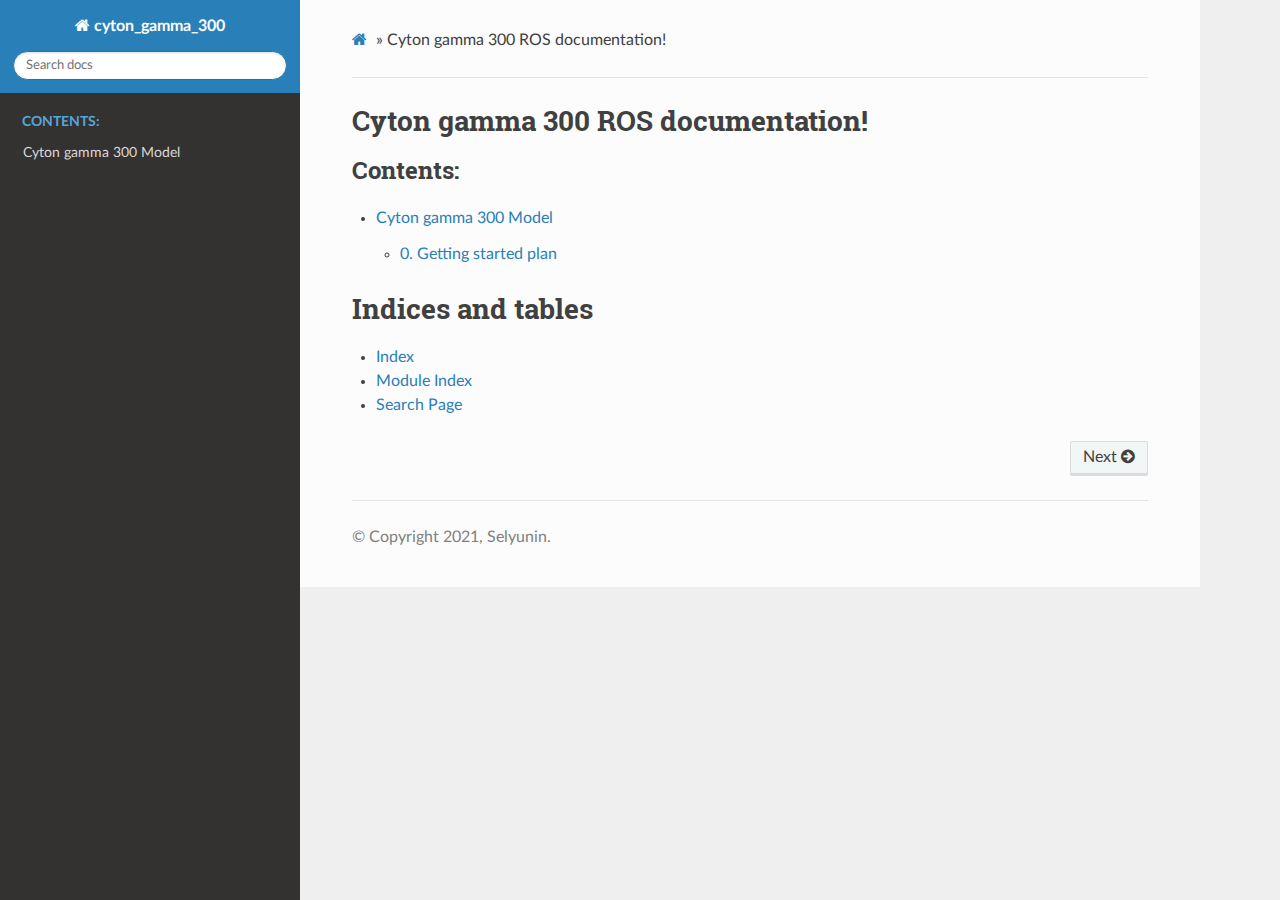
<file: docs/index.html>
<!DOCTYPE html>
<html class="writer-html5" lang="en" >
<head>
  <meta charset="utf-8" />
  
  <meta name="viewport" content="width=device-width, initial-scale=1.0" />
  
  <title>Cyton gamma 300 ROS documentation! &mdash; cyton_gamma_300  documentation</title>
  

  
  <link rel="stylesheet" href="_static/css/theme.css" type="text/css" />
  <link rel="stylesheet" href="_static/pygments.css" type="text/css" />
  <link rel="stylesheet" href="_static/theme_overrides.css" type="text/css" />

  
  

  
  

  

  
  <!--[if lt IE 9]>
    <script src="_static/js/html5shiv.min.js"></script>
  <![endif]-->
  
    
      <script type="text/javascript" id="documentation_options" data-url_root="./" src="_static/documentation_options.js"></script>
        <script src="_static/jquery.js"></script>
        <script src="_static/underscore.js"></script>
        <script src="_static/doctools.js"></script>
    
    <script type="text/javascript" src="_static/js/theme.js"></script>

    
    <link rel="index" title="Index" href="genindex.html" />
    <link rel="search" title="Search" href="search.html" />
    <link rel="next" title="Cyton gamma 300 Model" href="cyton_gamma_300_model.html" /> 
</head>

<body class="wy-body-for-nav">

   
  <div class="wy-grid-for-nav">
    
    <nav data-toggle="wy-nav-shift" class="wy-nav-side">
      <div class="wy-side-scroll">
        <div class="wy-side-nav-search" >
          

          
            <a href="#" class="icon icon-home"> cyton_gamma_300
          

          
          </a>

          
            
            
          

          
<div role="search">
  <form id="rtd-search-form" class="wy-form" action="search.html" method="get">
    <input type="text" name="q" placeholder="Search docs" />
    <input type="hidden" name="check_keywords" value="yes" />
    <input type="hidden" name="area" value="default" />
  </form>
</div>

          
        </div>

        
        <div class="wy-menu wy-menu-vertical" data-spy="affix" role="navigation" aria-label="main navigation">
          
            
            
              
            
            
              <p class="caption"><span class="caption-text">Contents:</span></p>
<ul>
<li class="toctree-l1"><a class="reference internal" href="cyton_gamma_300_model.html">Cyton gamma 300 Model</a></li>
</ul>

            
          
        </div>
        
      </div>
    </nav>

    <section data-toggle="wy-nav-shift" class="wy-nav-content-wrap">

      
      <nav class="wy-nav-top" aria-label="top navigation">
        
          <i data-toggle="wy-nav-top" class="fa fa-bars"></i>
          <a href="#">cyton_gamma_300</a>
        
      </nav>


      <div class="wy-nav-content">
        
        <div class="rst-content">
        
          

















<div role="navigation" aria-label="breadcrumbs navigation">

  <ul class="wy-breadcrumbs">
    
      <li><a href="#" class="icon icon-home"></a> &raquo;</li>
        
      <li>Cyton gamma 300 ROS documentation!</li>
    
    
      <li class="wy-breadcrumbs-aside">
        
          
        
      </li>
    
  </ul>

  
  <hr/>
</div>
          <div role="main" class="document" itemscope="itemscope" itemtype="http://schema.org/Article">
           <div itemprop="articleBody">
            
  <div class="section" id="cyton-gamma-300-ros-documentation">
<h1>Cyton gamma 300 ROS documentation!<a class="headerlink" href="#cyton-gamma-300-ros-documentation" title="Permalink to this headline">¶</a></h1>
<div class="toctree-wrapper compound">
<p class="caption"><span class="caption-text">Contents:</span></p>
<ul>
<li class="toctree-l1"><a class="reference internal" href="cyton_gamma_300_model.html">Cyton gamma 300 Model</a><ul>
<li class="toctree-l2"><a class="reference internal" href="cyton_gamma_300_model.html#getting-started-plan">0. Getting started plan</a></li>
</ul>
</li>
</ul>
</div>
</div>
<div class="section" id="indices-and-tables">
<h1>Indices and tables<a class="headerlink" href="#indices-and-tables" title="Permalink to this headline">¶</a></h1>
<ul class="simple">
<li><p><a class="reference internal" href="genindex.html"><span class="std std-ref">Index</span></a></p></li>
<li><p><a class="reference internal" href="py-modindex.html"><span class="std std-ref">Module Index</span></a></p></li>
<li><p><a class="reference internal" href="search.html"><span class="std std-ref">Search Page</span></a></p></li>
</ul>
</div>


           </div>
           
          </div>
          <footer>
    <div class="rst-footer-buttons" role="navigation" aria-label="footer navigation">
        <a href="cyton_gamma_300_model.html" class="btn btn-neutral float-right" title="Cyton gamma 300 Model" accesskey="n" rel="next">Next <span class="fa fa-arrow-circle-right" aria-hidden="true"></span></a>
    </div>

  <hr/>

  <div role="contentinfo">
    <p>
        &#169; Copyright 2021, Selyunin.

    </p>
  </div> 

</footer>
        </div>
      </div>

    </section>

  </div>
  

  <script type="text/javascript">
      jQuery(function () {
          SphinxRtdTheme.Navigation.enable(true);
      });
  </script>

  
  
    
   

</body>
</html>
</file>
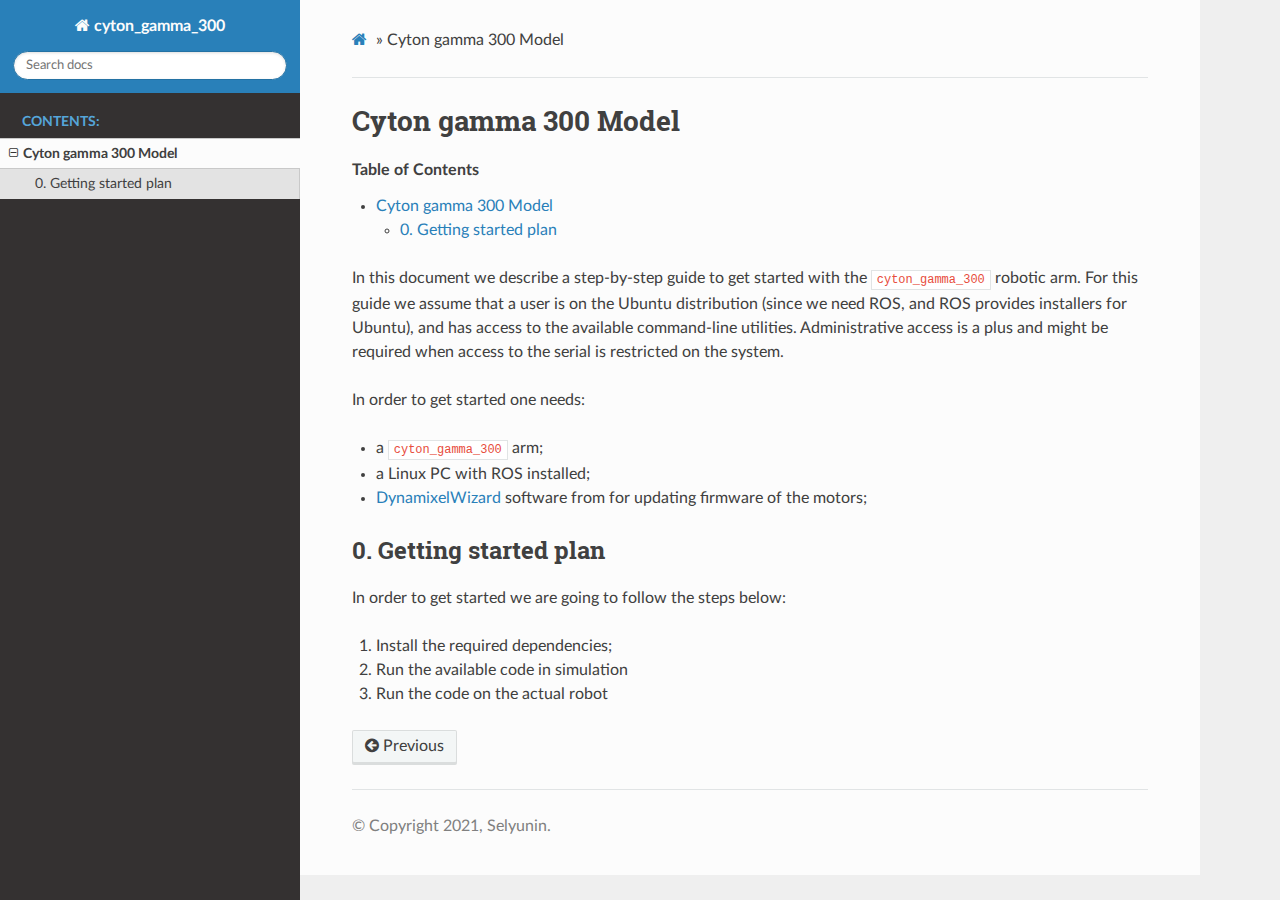
<file: docs/cyton_gamma_300_model.html>
<!DOCTYPE html>
<html class="writer-html5" lang="en" >
<head>
  <meta charset="utf-8" />
  
  <meta name="viewport" content="width=device-width, initial-scale=1.0" />
  
  <title>Cyton gamma 300 Model &mdash; cyton_gamma_300  documentation</title>
  

  
  <link rel="stylesheet" href="_static/css/theme.css" type="text/css" />
  <link rel="stylesheet" href="_static/pygments.css" type="text/css" />
  <link rel="stylesheet" href="_static/theme_overrides.css" type="text/css" />

  
  

  
  

  

  
  <!--[if lt IE 9]>
    <script src="_static/js/html5shiv.min.js"></script>
  <![endif]-->
  
    
      <script type="text/javascript" id="documentation_options" data-url_root="./" src="_static/documentation_options.js"></script>
        <script src="_static/jquery.js"></script>
        <script src="_static/underscore.js"></script>
        <script src="_static/doctools.js"></script>
    
    <script type="text/javascript" src="_static/js/theme.js"></script>

    
    <link rel="index" title="Index" href="genindex.html" />
    <link rel="search" title="Search" href="search.html" />
    <link rel="prev" title="Cyton gamma 300 ROS documentation!" href="index.html" /> 
</head>

<body class="wy-body-for-nav">

   
  <div class="wy-grid-for-nav">
    
    <nav data-toggle="wy-nav-shift" class="wy-nav-side">
      <div class="wy-side-scroll">
        <div class="wy-side-nav-search" >
          

          
            <a href="index.html" class="icon icon-home"> cyton_gamma_300
          

          
          </a>

          
            
            
          

          
<div role="search">
  <form id="rtd-search-form" class="wy-form" action="search.html" method="get">
    <input type="text" name="q" placeholder="Search docs" />
    <input type="hidden" name="check_keywords" value="yes" />
    <input type="hidden" name="area" value="default" />
  </form>
</div>

          
        </div>

        
        <div class="wy-menu wy-menu-vertical" data-spy="affix" role="navigation" aria-label="main navigation">
          
            
            
              
            
            
              <p class="caption"><span class="caption-text">Contents:</span></p>
<ul class="current">
<li class="toctree-l1 current"><a class="current reference internal" href="#">Cyton gamma 300 Model</a><ul>
<li class="toctree-l2"><a class="reference internal" href="#getting-started-plan">0. Getting started plan</a></li>
</ul>
</li>
</ul>

            
          
        </div>
        
      </div>
    </nav>

    <section data-toggle="wy-nav-shift" class="wy-nav-content-wrap">

      
      <nav class="wy-nav-top" aria-label="top navigation">
        
          <i data-toggle="wy-nav-top" class="fa fa-bars"></i>
          <a href="index.html">cyton_gamma_300</a>
        
      </nav>


      <div class="wy-nav-content">
        
        <div class="rst-content">
        
          

















<div role="navigation" aria-label="breadcrumbs navigation">

  <ul class="wy-breadcrumbs">
    
      <li><a href="index.html" class="icon icon-home"></a> &raquo;</li>
        
      <li>Cyton gamma 300 Model</li>
    
    
      <li class="wy-breadcrumbs-aside">
        
          
        
      </li>
    
  </ul>

  
  <hr/>
</div>
          <div role="main" class="document" itemscope="itemscope" itemtype="http://schema.org/Article">
           <div itemprop="articleBody">
            
  <div class="section" id="cyton-gamma-300-model">
<h1><a class="toc-backref" href="#table-of-contents">Cyton gamma 300 Model</a><a class="headerlink" href="#cyton-gamma-300-model" title="Permalink to this headline">¶</a></h1>
<div class="contents topic" id="table-of-contents">
<p class="topic-title">Table of Contents</p>
<ul class="simple">
<li><p><a class="reference internal" href="#cyton-gamma-300-model" id="id1">Cyton gamma 300 Model</a></p>
<ul>
<li><p><a class="reference internal" href="#getting-started-plan" id="id2">0. Getting started plan</a></p></li>
</ul>
</li>
</ul>
</div>
<p>In this document we describe a step-by-step guide to get started with the <code class="docutils literal notranslate"><span class="pre">cyton_gamma_300</span></code> robotic arm.
For this guide we assume that a user is on the Ubuntu distribution (since we need ROS, and ROS provides
installers for Ubuntu), and has access to the available command-line utilities.
Administrative access is a plus and might be required when access to the serial is restricted on the system.</p>
<p>In order to get started one needs:</p>
<ul class="simple">
<li><p>a <code class="docutils literal notranslate"><span class="pre">cyton_gamma_300</span></code>  arm;</p></li>
<li><p>a Linux PC with ROS installed;</p></li>
<li><p><a class="reference external" href="https://www.robotis.us/dynamixel-management/">DynamixelWizard</a> software from for updating firmware of the motors;</p></li>
</ul>
<div class="section" id="getting-started-plan">
<h2><a class="toc-backref" href="#table-of-contents">0. Getting started plan</a><a class="headerlink" href="#getting-started-plan" title="Permalink to this headline">¶</a></h2>
<p>In order to get started we are going to follow the steps below:</p>
<ol class="arabic simple">
<li><p>Install the required dependencies;</p></li>
<li><p>Run the available code in simulation</p></li>
<li><p>Run the code on the actual robot</p></li>
</ol>
</div>
</div>


           </div>
           
          </div>
          <footer>
    <div class="rst-footer-buttons" role="navigation" aria-label="footer navigation">
        <a href="index.html" class="btn btn-neutral float-left" title="Cyton gamma 300 ROS documentation!" accesskey="p" rel="prev"><span class="fa fa-arrow-circle-left" aria-hidden="true"></span> Previous</a>
    </div>

  <hr/>

  <div role="contentinfo">
    <p>
        &#169; Copyright 2021, Selyunin.

    </p>
  </div> 

</footer>
        </div>
      </div>

    </section>

  </div>
  

  <script type="text/javascript">
      jQuery(function () {
          SphinxRtdTheme.Navigation.enable(true);
      });
  </script>

  
  
    
   

</body>
</html>
</file>
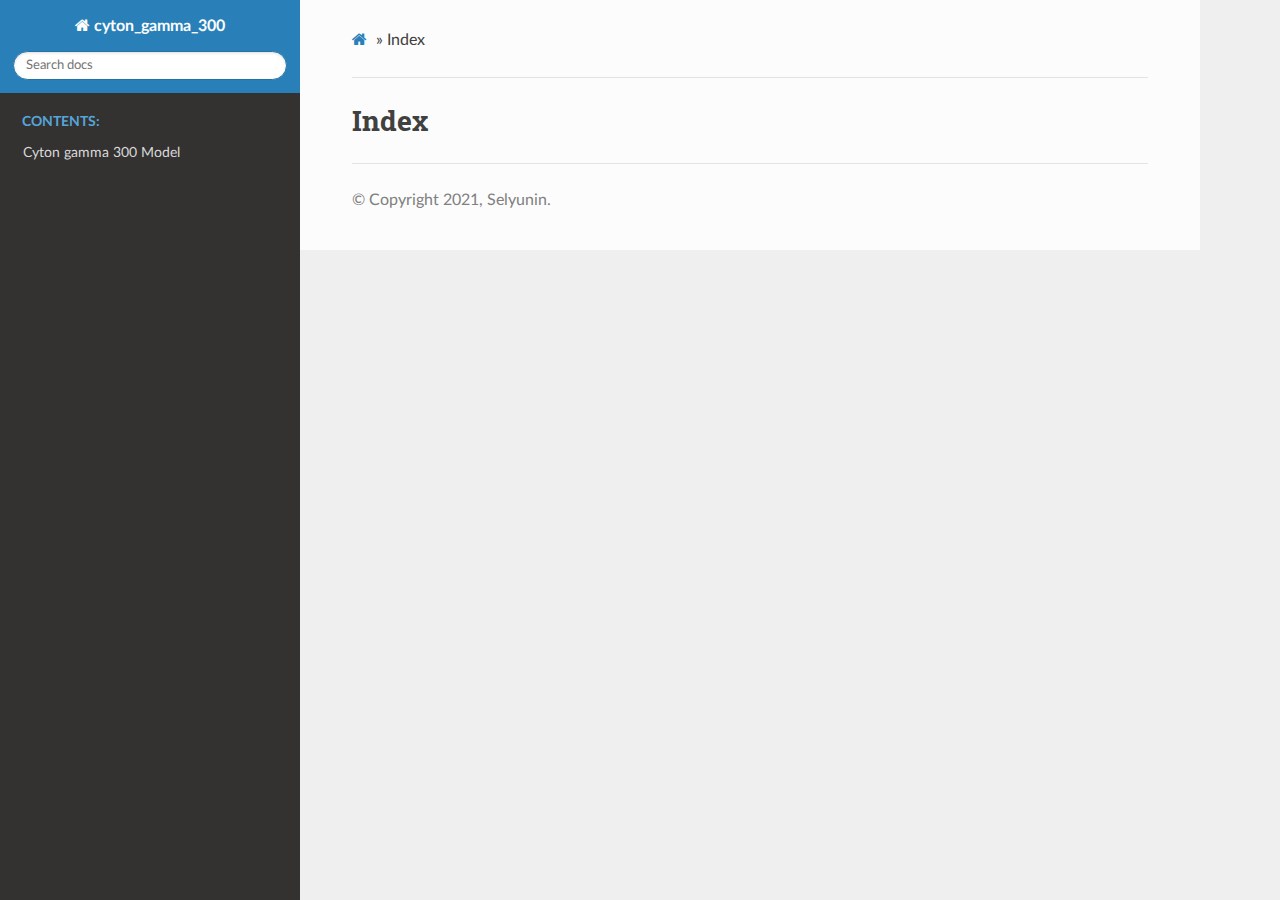
<file: docs/genindex.html>
<!DOCTYPE html>
<html class="writer-html5" lang="en" >
<head>
  <meta charset="utf-8" />
  
  <meta name="viewport" content="width=device-width, initial-scale=1.0" />
  
  <title>Index &mdash; cyton_gamma_300  documentation</title>
  

  
  <link rel="stylesheet" href="_static/css/theme.css" type="text/css" />
  <link rel="stylesheet" href="_static/pygments.css" type="text/css" />
  <link rel="stylesheet" href="_static/theme_overrides.css" type="text/css" />

  
  

  
  

  

  
  <!--[if lt IE 9]>
    <script src="_static/js/html5shiv.min.js"></script>
  <![endif]-->
  
    
      <script type="text/javascript" id="documentation_options" data-url_root="./" src="_static/documentation_options.js"></script>
        <script src="_static/jquery.js"></script>
        <script src="_static/underscore.js"></script>
        <script src="_static/doctools.js"></script>
    
    <script type="text/javascript" src="_static/js/theme.js"></script>

    
    <link rel="index" title="Index" href="#" />
    <link rel="search" title="Search" href="search.html" /> 
</head>

<body class="wy-body-for-nav">

   
  <div class="wy-grid-for-nav">
    
    <nav data-toggle="wy-nav-shift" class="wy-nav-side">
      <div class="wy-side-scroll">
        <div class="wy-side-nav-search" >
          

          
            <a href="index.html" class="icon icon-home"> cyton_gamma_300
          

          
          </a>

          
            
            
          

          
<div role="search">
  <form id="rtd-search-form" class="wy-form" action="search.html" method="get">
    <input type="text" name="q" placeholder="Search docs" />
    <input type="hidden" name="check_keywords" value="yes" />
    <input type="hidden" name="area" value="default" />
  </form>
</div>

          
        </div>

        
        <div class="wy-menu wy-menu-vertical" data-spy="affix" role="navigation" aria-label="main navigation">
          
            
            
              
            
            
              <p class="caption"><span class="caption-text">Contents:</span></p>
<ul>
<li class="toctree-l1"><a class="reference internal" href="cyton_gamma_300_model.html">Cyton gamma 300 Model</a></li>
</ul>

            
          
        </div>
        
      </div>
    </nav>

    <section data-toggle="wy-nav-shift" class="wy-nav-content-wrap">

      
      <nav class="wy-nav-top" aria-label="top navigation">
        
          <i data-toggle="wy-nav-top" class="fa fa-bars"></i>
          <a href="index.html">cyton_gamma_300</a>
        
      </nav>


      <div class="wy-nav-content">
        
        <div class="rst-content">
        
          

















<div role="navigation" aria-label="breadcrumbs navigation">

  <ul class="wy-breadcrumbs">
    
      <li><a href="index.html" class="icon icon-home"></a> &raquo;</li>
        
      <li>Index</li>
    
    
      <li class="wy-breadcrumbs-aside">
        
          
        
      </li>
    
  </ul>

  
  <hr/>
</div>
          <div role="main" class="document" itemscope="itemscope" itemtype="http://schema.org/Article">
           <div itemprop="articleBody">
            

<h1 id="index">Index</h1>

<div class="genindex-jumpbox">
 
</div>


           </div>
           
          </div>
          <footer>

  <hr/>

  <div role="contentinfo">
    <p>
        &#169; Copyright 2021, Selyunin.

    </p>
  </div> 

</footer>
        </div>
      </div>

    </section>

  </div>
  

  <script type="text/javascript">
      jQuery(function () {
          SphinxRtdTheme.Navigation.enable(true);
      });
  </script>

  
  
    
   

</body>
</html>
</file>
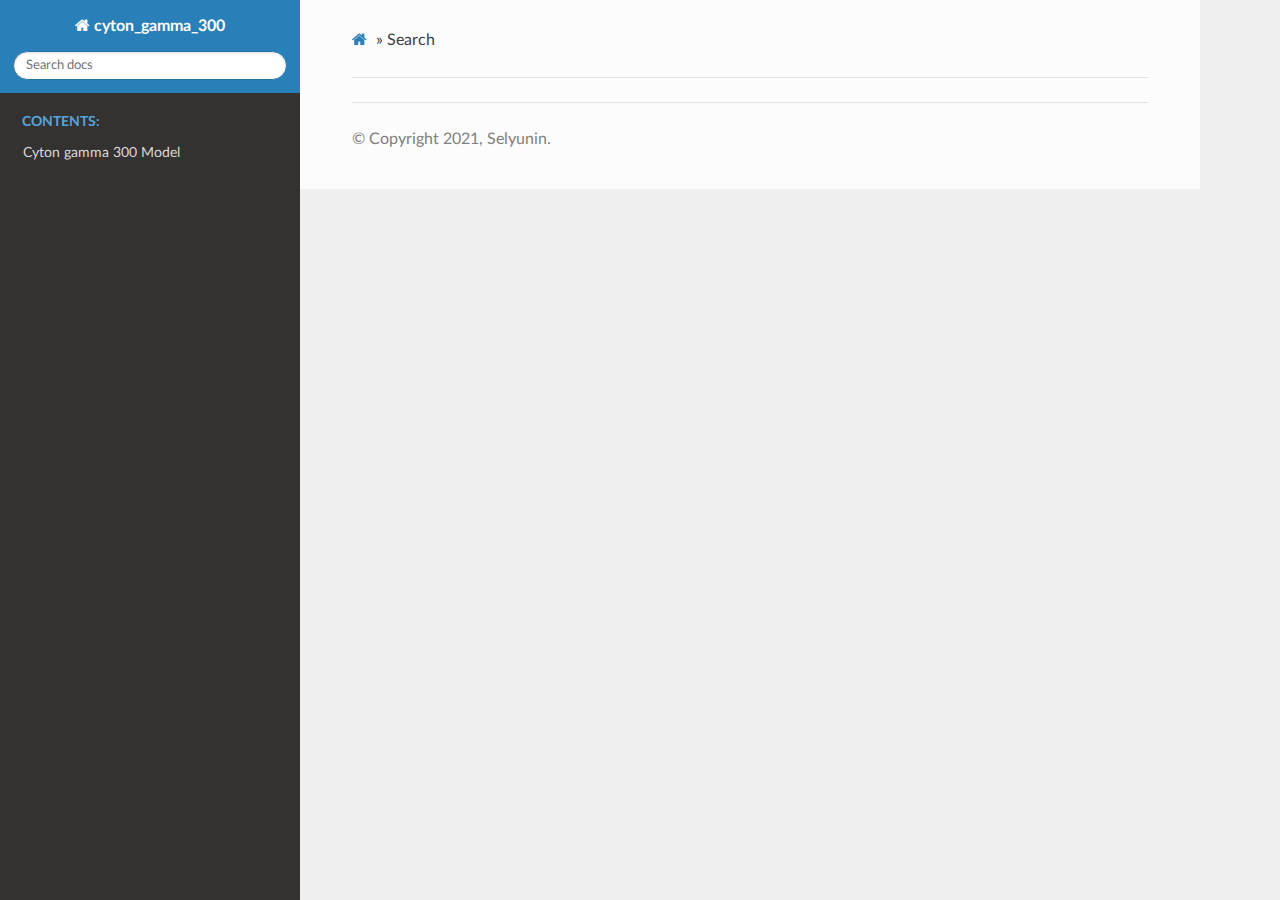
<file: docs/search.html>
<!DOCTYPE html>
<html class="writer-html5" lang="en" >
<head>
  <meta charset="utf-8" />
  
  <meta name="viewport" content="width=device-width, initial-scale=1.0" />
  
  <title>Search &mdash; cyton_gamma_300  documentation</title>
  

  
  <link rel="stylesheet" href="_static/css/theme.css" type="text/css" />
  <link rel="stylesheet" href="_static/pygments.css" type="text/css" />
  <link rel="stylesheet" href="_static/theme_overrides.css" type="text/css" />

  
  

  
  

  

  
    
  <!--[if lt IE 9]>
    <script src="_static/js/html5shiv.min.js"></script>
  <![endif]-->
  
    
      <script type="text/javascript" id="documentation_options" data-url_root="./" src="_static/documentation_options.js"></script>
        <script src="_static/jquery.js"></script>
        <script src="_static/underscore.js"></script>
        <script src="_static/doctools.js"></script>
    
    <script type="text/javascript" src="_static/js/theme.js"></script>

    
    <script type="text/javascript" src="_static/searchtools.js"></script>
    <script type="text/javascript" src="_static/language_data.js"></script>
    <link rel="index" title="Index" href="genindex.html" />
    <link rel="search" title="Search" href="#" /> 
</head>

<body class="wy-body-for-nav">

   
  <div class="wy-grid-for-nav">
    
    <nav data-toggle="wy-nav-shift" class="wy-nav-side">
      <div class="wy-side-scroll">
        <div class="wy-side-nav-search" >
          

          
            <a href="index.html" class="icon icon-home"> cyton_gamma_300
          

          
          </a>

          
            
            
          

          
<div role="search">
  <form id="rtd-search-form" class="wy-form" action="#" method="get">
    <input type="text" name="q" placeholder="Search docs" />
    <input type="hidden" name="check_keywords" value="yes" />
    <input type="hidden" name="area" value="default" />
  </form>
</div>

          
        </div>

        
        <div class="wy-menu wy-menu-vertical" data-spy="affix" role="navigation" aria-label="main navigation">
          
            
            
              
            
            
              <p class="caption"><span class="caption-text">Contents:</span></p>
<ul>
<li class="toctree-l1"><a class="reference internal" href="cyton_gamma_300_model.html">Cyton gamma 300 Model</a></li>
</ul>

            
          
        </div>
        
      </div>
    </nav>

    <section data-toggle="wy-nav-shift" class="wy-nav-content-wrap">

      
      <nav class="wy-nav-top" aria-label="top navigation">
        
          <i data-toggle="wy-nav-top" class="fa fa-bars"></i>
          <a href="index.html">cyton_gamma_300</a>
        
      </nav>


      <div class="wy-nav-content">
        
        <div class="rst-content">
        
          

















<div role="navigation" aria-label="breadcrumbs navigation">

  <ul class="wy-breadcrumbs">
    
      <li><a href="index.html" class="icon icon-home"></a> &raquo;</li>
        
      <li>Search</li>
    
    
      <li class="wy-breadcrumbs-aside">
        
      </li>
    
  </ul>

  
  <hr/>
</div>
          <div role="main" class="document" itemscope="itemscope" itemtype="http://schema.org/Article">
           <div itemprop="articleBody">
            
  <noscript>
  <div id="fallback" class="admonition warning">
    <p class="last">
      Please activate JavaScript to enable the search functionality.
    </p>
  </div>
  </noscript>

  
  <div id="search-results">
  
  </div>

           </div>
           
          </div>
          <footer>

  <hr/>

  <div role="contentinfo">
    <p>
        &#169; Copyright 2021, Selyunin.

    </p>
  </div> 

</footer>
        </div>
      </div>

    </section>

  </div>
  

  <script type="text/javascript">
      jQuery(function () {
          SphinxRtdTheme.Navigation.enable(true);
      });
  </script>

  
  
    
  
  <script type="text/javascript">
    jQuery(function() { Search.loadIndex("searchindex.js"); });
  </script>
  
  <script type="text/javascript" id="searchindexloader"></script>
   


</body>
</html>
</file>
<file: docs/_static/css/theme.css>
html{box-sizing:border-box}*,:after,:before{box-sizing:inherit}article,aside,details,figcaption,figure,footer,header,hgroup,nav,section{display:block}audio,canvas,video{display:inline-block;*display:inline;*zoom:1}[hidden],audio:not([controls]){display:none}*{-webkit-box-sizing:border-box;-moz-box-sizing:border-box;box-sizing:border-box}html{font-size:100%;-webkit-text-size-adjust:100%;-ms-text-size-adjust:100%}body{margin:0}a:active,a:hover{outline:0}abbr[title]{border-bottom:1px dotted}b,strong{font-weight:700}blockquote{margin:0}dfn{font-style:italic}ins{background:#ff9;text-decoration:none}ins,mark{color:#000}mark{background:#ff0;font-style:italic;font-weight:700}.rst-content code,.rst-content tt,code,kbd,pre,samp{font-family:monospace,serif;_font-family:courier new,monospace;font-size:1em}pre{white-space:pre}q{quotes:none}q:after,q:before{content:"";content:none}small{font-size:85%}sub,sup{font-size:75%;line-height:0;position:relative;vertical-align:baseline}sup{top:-.5em}sub{bottom:-.25em}dl,ol,ul{margin:0;padding:0;list-style:none;list-style-image:none}li{list-style:none}dd{margin:0}img{border:0;-ms-interpolation-mode:bicubic;vertical-align:middle;max-width:100%}svg:not(:root){overflow:hidden}figure,form{margin:0}label{cursor:pointer}button,input,select,textarea{font-size:100%;margin:0;vertical-align:baseline;*vertical-align:middle}button,input{line-height:normal}button,input[type=button],input[type=reset],input[type=submit]{cursor:pointer;-webkit-appearance:button;*overflow:visible}button[disabled],input[disabled]{cursor:default}input[type=search]{-webkit-appearance:textfield;-moz-box-sizing:content-box;-webkit-box-sizing:content-box;box-sizing:content-box}textarea{resize:vertical}table{border-collapse:collapse;border-spacing:0}td{vertical-align:top}.chromeframe{margin:.2em 0;background:#ccc;color:#000;padding:.2em 0}.ir{display:block;border:0;text-indent:-999em;overflow:hidden;background-color:transparent;background-repeat:no-repeat;text-align:left;direction:ltr;*line-height:0}.ir br{display:none}.hidden{display:none!important;visibility:hidden}.visuallyhidden{border:0;clip:rect(0 0 0 0);height:1px;margin:-1px;overflow:hidden;padding:0;position:absolute;width:1px}.visuallyhidden.focusable:active,.visuallyhidden.focusable:focus{clip:auto;height:auto;margin:0;overflow:visible;position:static;width:auto}.invisible{visibility:hidden}.relative{position:relative}big,small{font-size:100%}@media print{body,html,section{background:none!important}*{box-shadow:none!important;text-shadow:none!important;filter:none!important;-ms-filter:none!important}a,a:visited{text-decoration:underline}.ir a:after,a[href^="#"]:after,a[href^="javascript:"]:after{content:""}blockquote,pre{page-break-inside:avoid}thead{display:table-header-group}img,tr{page-break-inside:avoid}img{max-width:100%!important}@page{margin:.5cm}.rst-content .toctree-wrapper>p.caption,h2,h3,p{orphans:3;widows:3}.rst-content .toctree-wrapper>p.caption,h2,h3{page-break-after:avoid}}.btn,.fa:before,.icon:before,.rst-content .admonition,.rst-content .admonition-title:before,.rst-content .admonition-todo,.rst-content .attention,.rst-content .caution,.rst-content .code-block-caption .headerlink:before,.rst-content .danger,.rst-content .error,.rst-content .hint,.rst-content .important,.rst-content .note,.rst-content .seealso,.rst-content .tip,.rst-content .warning,.rst-content code.download span:first-child:before,.rst-content dl dt .headerlink:before,.rst-content h1 .headerlink:before,.rst-content h2 .headerlink:before,.rst-content h3 .headerlink:before,.rst-content h4 .headerlink:before,.rst-content h5 .headerlink:before,.rst-content h6 .headerlink:before,.rst-content p.caption .headerlink:before,.rst-content table>caption .headerlink:before,.rst-content tt.download span:first-child:before,.wy-alert,.wy-dropdown .caret:before,.wy-inline-validate.wy-inline-validate-danger .wy-input-context:before,.wy-inline-validate.wy-inline-validate-info .wy-input-context:before,.wy-inline-validate.wy-inline-validate-success .wy-input-context:before,.wy-inline-validate.wy-inline-validate-warning .wy-input-context:before,.wy-menu-vertical li.current>a,.wy-menu-vertical li.current>a span.toctree-expand:before,.wy-menu-vertical li.on a,.wy-menu-vertical li.on a span.toctree-expand:before,.wy-menu-vertical li span.toctree-expand:before,.wy-nav-top a,.wy-side-nav-search .wy-dropdown>a,.wy-side-nav-search>a,input[type=color],input[type=date],input[type=datetime-local],input[type=datetime],input[type=email],input[type=month],input[type=number],input[type=password],input[type=search],input[type=tel],input[type=text],input[type=time],input[type=url],input[type=week],select,textarea{-webkit-font-smoothing:antialiased}.clearfix{*zoom:1}.clearfix:after,.clearfix:before{display:table;content:""}.clearfix:after{clear:both}/*!
 *  Font Awesome 4.7.0 by @davegandy - http://fontawesome.io - @fontawesome
 *  License - http://fontawesome.io/license (Font: SIL OFL 1.1, CSS: MIT License)
 */@font-face{font-family:FontAwesome;src:url(fonts/fontawesome-webfont.eot?674f50d287a8c48dc19ba404d20fe713);src:url(fonts/fontawesome-webfont.eot?674f50d287a8c48dc19ba404d20fe713?#iefix&v=4.7.0) format("embedded-opentype"),url(fonts/fontawesome-webfont.woff2?af7ae505a9eed503f8b8e6982036873e) format("woff2"),url(fonts/fontawesome-webfont.woff?fee66e712a8a08eef5805a46892932ad) format("woff"),url(fonts/fontawesome-webfont.ttf?b06871f281fee6b241d60582ae9369b9) format("truetype"),url(fonts/fontawesome-webfont.svg?912ec66d7572ff821749319396470bde#fontawesomeregular) format("svg");font-weight:400;font-style:normal}.fa,.icon,.rst-content .admonition-title,.rst-content .code-block-caption .headerlink,.rst-content code.download span:first-child,.rst-content dl dt .headerlink,.rst-content h1 .headerlink,.rst-content h2 .headerlink,.rst-content h3 .headerlink,.rst-content h4 .headerlink,.rst-content h5 .headerlink,.rst-content h6 .headerlink,.rst-content p.caption .headerlink,.rst-content table>caption .headerlink,.rst-content tt.download span:first-child,.wy-menu-vertical li.current>a span.toctree-expand,.wy-menu-vertical li.on a span.toctree-expand,.wy-menu-vertical li span.toctree-expand{display:inline-block;font:normal normal normal 14px/1 FontAwesome;font-size:inherit;text-rendering:auto;-webkit-font-smoothing:antialiased;-moz-osx-font-smoothing:grayscale}.fa-lg{font-size:1.33333em;line-height:.75em;vertical-align:-15%}.fa-2x{font-size:2em}.fa-3x{font-size:3em}.fa-4x{font-size:4em}.fa-5x{font-size:5em}.fa-fw{width:1.28571em;text-align:center}.fa-ul{padding-left:0;margin-left:2.14286em;list-style-type:none}.fa-ul>li{position:relative}.fa-li{position:absolute;left:-2.14286em;width:2.14286em;top:.14286em;text-align:center}.fa-li.fa-lg{left:-1.85714em}.fa-border{padding:.2em .25em .15em;border:.08em solid #eee;border-radius:.1em}.fa-pull-left{float:left}.fa-pull-right{float:right}.fa-pull-left.icon,.fa.fa-pull-left,.rst-content .code-block-caption .fa-pull-left.headerlink,.rst-content .fa-pull-left.admonition-title,.rst-content code.download span.fa-pull-left:first-child,.rst-content dl dt .fa-pull-left.headerlink,.rst-content h1 .fa-pull-left.headerlink,.rst-content h2 .fa-pull-left.headerlink,.rst-content h3 .fa-pull-left.headerlink,.rst-content h4 .fa-pull-left.headerlink,.rst-content h5 .fa-pull-left.headerlink,.rst-content h6 .fa-pull-left.headerlink,.rst-content p.caption .fa-pull-left.headerlink,.rst-content table>caption .fa-pull-left.headerlink,.rst-content tt.download span.fa-pull-left:first-child,.wy-menu-vertical li.current>a span.fa-pull-left.toctree-expand,.wy-menu-vertical li.on a span.fa-pull-left.toctree-expand,.wy-menu-vertical li span.fa-pull-left.toctree-expand{margin-right:.3em}.fa-pull-right.icon,.fa.fa-pull-right,.rst-content .code-block-caption .fa-pull-right.headerlink,.rst-content .fa-pull-right.admonition-title,.rst-content code.download span.fa-pull-right:first-child,.rst-content dl dt .fa-pull-right.headerlink,.rst-content h1 .fa-pull-right.headerlink,.rst-content h2 .fa-pull-right.headerlink,.rst-content h3 .fa-pull-right.headerlink,.rst-content h4 .fa-pull-right.headerlink,.rst-content h5 .fa-pull-right.headerlink,.rst-content h6 .fa-pull-right.headerlink,.rst-content p.caption .fa-pull-right.headerlink,.rst-content table>caption .fa-pull-right.headerlink,.rst-content tt.download span.fa-pull-right:first-child,.wy-menu-vertical li.current>a span.fa-pull-right.toctree-expand,.wy-menu-vertical li.on a span.fa-pull-right.toctree-expand,.wy-menu-vertical li span.fa-pull-right.toctree-expand{margin-left:.3em}.pull-right{float:right}.pull-left{float:left}.fa.pull-left,.pull-left.icon,.rst-content .code-block-caption .pull-left.headerlink,.rst-content .pull-left.admonition-title,.rst-content code.download span.pull-left:first-child,.rst-content dl dt .pull-left.headerlink,.rst-content h1 .pull-left.headerlink,.rst-content h2 .pull-left.headerlink,.rst-content h3 .pull-left.headerlink,.rst-content h4 .pull-left.headerlink,.rst-content h5 .pull-left.headerlink,.rst-content h6 .pull-left.headerlink,.rst-content p.caption .pull-left.headerlink,.rst-content table>caption .pull-left.headerlink,.rst-content tt.download span.pull-left:first-child,.wy-menu-vertical li.current>a span.pull-left.toctree-expand,.wy-menu-vertical li.on a span.pull-left.toctree-expand,.wy-menu-vertical li span.pull-left.toctree-expand{margin-right:.3em}.fa.pull-right,.pull-right.icon,.rst-content .code-block-caption .pull-right.headerlink,.rst-content .pull-right.admonition-title,.rst-content code.download span.pull-right:first-child,.rst-content dl dt .pull-right.headerlink,.rst-content h1 .pull-right.headerlink,.rst-content h2 .pull-right.headerlink,.rst-content h3 .pull-right.headerlink,.rst-content h4 .pull-right.headerlink,.rst-content h5 .pull-right.headerlink,.rst-content h6 .pull-right.headerlink,.rst-content p.caption .pull-right.headerlink,.rst-content table>caption .pull-right.headerlink,.rst-content tt.download span.pull-right:first-child,.wy-menu-vertical li.current>a span.pull-right.toctree-expand,.wy-menu-vertical li.on a span.pull-right.toctree-expand,.wy-menu-vertical li span.pull-right.toctree-expand{margin-left:.3em}.fa-spin{-webkit-animation:fa-spin 2s linear infinite;animation:fa-spin 2s linear infinite}.fa-pulse{-webkit-animation:fa-spin 1s steps(8) infinite;animation:fa-spin 1s steps(8) infinite}@-webkit-keyframes fa-spin{0%{-webkit-transform:rotate(0deg);transform:rotate(0deg)}to{-webkit-transform:rotate(359deg);transform:rotate(359deg)}}@keyframes fa-spin{0%{-webkit-transform:rotate(0deg);transform:rotate(0deg)}to{-webkit-transform:rotate(359deg);transform:rotate(359deg)}}.fa-rotate-90{-ms-filter:"progid:DXImageTransform.Microsoft.BasicImage(rotation=1)";-webkit-transform:rotate(90deg);-ms-transform:rotate(90deg);transform:rotate(90deg)}.fa-rotate-180{-ms-filter:"progid:DXImageTransform.Microsoft.BasicImage(rotation=2)";-webkit-transform:rotate(180deg);-ms-transform:rotate(180deg);transform:rotate(180deg)}.fa-rotate-270{-ms-filter:"progid:DXImageTransform.Microsoft.BasicImage(rotation=3)";-webkit-transform:rotate(270deg);-ms-transform:rotate(270deg);transform:rotate(270deg)}.fa-flip-horizontal{-ms-filter:"progid:DXImageTransform.Microsoft.BasicImage(rotation=0, mirror=1)";-webkit-transform:scaleX(-1);-ms-transform:scaleX(-1);transform:scaleX(-1)}.fa-flip-vertical{-ms-filter:"progid:DXImageTransform.Microsoft.BasicImage(rotation=2, mirror=1)";-webkit-transform:scaleY(-1);-ms-transform:scaleY(-1);transform:scaleY(-1)}:root .fa-flip-horizontal,:root .fa-flip-vertical,:root .fa-rotate-90,:root .fa-rotate-180,:root .fa-rotate-270{filter:none}.fa-stack{position:relative;display:inline-block;width:2em;height:2em;line-height:2em;vertical-align:middle}.fa-stack-1x,.fa-stack-2x{position:absolute;left:0;width:100%;text-align:center}.fa-stack-1x{line-height:inherit}.fa-stack-2x{font-size:2em}.fa-inverse{color:#fff}.fa-glass:before{content:""}.fa-music:before{content:""}.fa-search:before,.icon-search:before{content:""}.fa-envelope-o:before{content:""}.fa-heart:before{content:""}.fa-star:before{content:""}.fa-star-o:before{content:""}.fa-user:before{content:""}.fa-film:before{content:""}.fa-th-large:before{content:""}.fa-th:before{content:""}.fa-th-list:before{content:""}.fa-check:before{content:""}.fa-close:before,.fa-remove:before,.fa-times:before{content:""}.fa-search-plus:before{content:""}.fa-search-minus:before{content:""}.fa-power-off:before{content:""}.fa-signal:before{content:""}.fa-cog:before,.fa-gear:before{content:""}.fa-trash-o:before{content:""}.fa-home:before,.icon-home:before{content:""}.fa-file-o:before{content:""}.fa-clock-o:before{content:""}.fa-road:before{content:""}.fa-download:before,.rst-content code.download span:first-child:before,.rst-content tt.download span:first-child:before{content:""}.fa-arrow-circle-o-down:before{content:""}.fa-arrow-circle-o-up:before{content:""}.fa-inbox:before{content:""}.fa-play-circle-o:before{content:""}.fa-repeat:before,.fa-rotate-right:before{content:""}.fa-refresh:before{content:""}.fa-list-alt:before{content:""}.fa-lock:before{content:""}.fa-flag:before{content:""}.fa-headphones:before{content:""}.fa-volume-off:before{content:""}.fa-volume-down:before{content:""}.fa-volume-up:before{content:""}.fa-qrcode:before{content:""}.fa-barcode:before{content:""}.fa-tag:before{content:""}.fa-tags:before{content:""}.fa-book:before,.icon-book:before{content:""}.fa-bookmark:before{content:""}.fa-print:before{content:""}.fa-camera:before{content:""}.fa-font:before{content:""}.fa-bold:before{content:""}.fa-italic:before{content:""}.fa-text-height:before{content:""}.fa-text-width:before{content:""}.fa-align-left:before{content:""}.fa-align-center:before{content:""}.fa-align-right:before{content:""}.fa-align-justify:before{content:""}.fa-list:before{content:""}.fa-dedent:before,.fa-outdent:before{content:""}.fa-indent:before{content:""}.fa-video-camera:before{content:""}.fa-image:before,.fa-photo:before,.fa-picture-o:before{content:""}.fa-pencil:before{content:""}.fa-map-marker:before{content:""}.fa-adjust:before{content:""}.fa-tint:before{content:""}.fa-edit:before,.fa-pencil-square-o:before{content:""}.fa-share-square-o:before{content:""}.fa-check-square-o:before{content:""}.fa-arrows:before{content:""}.fa-step-backward:before{content:""}.fa-fast-backward:before{content:""}.fa-backward:before{content:""}.fa-play:before{content:""}.fa-pause:before{content:""}.fa-stop:before{content:""}.fa-forward:before{content:""}.fa-fast-forward:before{content:""}.fa-step-forward:before{content:""}.fa-eject:before{content:""}.fa-chevron-left:before{content:""}.fa-chevron-right:before{content:""}.fa-plus-circle:before{content:""}.fa-minus-circle:before{content:""}.fa-times-circle:before,.wy-inline-validate.wy-inline-validate-danger .wy-input-context:before{content:""}.fa-check-circle:before,.wy-inline-validate.wy-inline-validate-success .wy-input-context:before{content:""}.fa-question-circle:before{content:""}.fa-info-circle:before{content:""}.fa-crosshairs:before{content:""}.fa-times-circle-o:before{content:""}.fa-check-circle-o:before{content:""}.fa-ban:before{content:""}.fa-arrow-left:before{content:""}.fa-arrow-right:before{content:""}.fa-arrow-up:before{content:""}.fa-arrow-down:before{content:""}.fa-mail-forward:before,.fa-share:before{content:""}.fa-expand:before{content:""}.fa-compress:before{content:""}.fa-plus:before{content:""}.fa-minus:before{content:""}.fa-asterisk:before{content:""}.fa-exclamation-circle:before,.rst-content .admonition-title:before,.wy-inline-validate.wy-inline-validate-info .wy-input-context:before,.wy-inline-validate.wy-inline-validate-warning .wy-input-context:before{content:""}.fa-gift:before{content:""}.fa-leaf:before{content:""}.fa-fire:before,.icon-fire:before{content:""}.fa-eye:before{content:""}.fa-eye-slash:before{content:""}.fa-exclamation-triangle:before,.fa-warning:before{content:""}.fa-plane:before{content:""}.fa-calendar:before{content:""}.fa-random:before{content:""}.fa-comment:before{content:""}.fa-magnet:before{content:""}.fa-chevron-up:before{content:""}.fa-chevron-down:before{content:""}.fa-retweet:before{content:""}.fa-shopping-cart:before{content:""}.fa-folder:before{content:""}.fa-folder-open:before{content:""}.fa-arrows-v:before{content:""}.fa-arrows-h:before{content:""}.fa-bar-chart-o:before,.fa-bar-chart:before{content:""}.fa-twitter-square:before{content:""}.fa-facebook-square:before{content:""}.fa-camera-retro:before{content:""}.fa-key:before{content:""}.fa-cogs:before,.fa-gears:before{content:""}.fa-comments:before{content:""}.fa-thumbs-o-up:before{content:""}.fa-thumbs-o-down:before{content:""}.fa-star-half:before{content:""}.fa-heart-o:before{content:""}.fa-sign-out:before{content:""}.fa-linkedin-square:before{content:""}.fa-thumb-tack:before{content:""}.fa-external-link:before{content:""}.fa-sign-in:before{content:""}.fa-trophy:before{content:""}.fa-github-square:before{content:""}.fa-upload:before{content:""}.fa-lemon-o:before{content:""}.fa-phone:before{content:""}.fa-square-o:before{content:""}.fa-bookmark-o:before{content:""}.fa-phone-square:before{content:""}.fa-twitter:before{content:""}.fa-facebook-f:before,.fa-facebook:before{content:""}.fa-github:before,.icon-github:before{content:""}.fa-unlock:before{content:""}.fa-credit-card:before{content:""}.fa-feed:before,.fa-rss:before{content:""}.fa-hdd-o:before{content:""}.fa-bullhorn:before{content:""}.fa-bell:before{content:""}.fa-certificate:before{content:""}.fa-hand-o-right:before{content:""}.fa-hand-o-left:before{content:""}.fa-hand-o-up:before{content:""}.fa-hand-o-down:before{content:""}.fa-arrow-circle-left:before,.icon-circle-arrow-left:before{content:""}.fa-arrow-circle-right:before,.icon-circle-arrow-right:before{content:""}.fa-arrow-circle-up:before{content:""}.fa-arrow-circle-down:before{content:""}.fa-globe:before{content:""}.fa-wrench:before{content:""}.fa-tasks:before{content:""}.fa-filter:before{content:""}.fa-briefcase:before{content:""}.fa-arrows-alt:before{content:""}.fa-group:before,.fa-users:before{content:""}.fa-chain:before,.fa-link:before,.icon-link:before{content:""}.fa-cloud:before{content:""}.fa-flask:before{content:""}.fa-cut:before,.fa-scissors:before{content:""}.fa-copy:before,.fa-files-o:before{content:""}.fa-paperclip:before{content:""}.fa-floppy-o:before,.fa-save:before{content:""}.fa-square:before{content:""}.fa-bars:before,.fa-navicon:before,.fa-reorder:before{content:""}.fa-list-ul:before{content:""}.fa-list-ol:before{content:""}.fa-strikethrough:before{content:""}.fa-underline:before{content:""}.fa-table:before{content:""}.fa-magic:before{content:""}.fa-truck:before{content:""}.fa-pinterest:before{content:""}.fa-pinterest-square:before{content:""}.fa-google-plus-square:before{content:""}.fa-google-plus:before{content:""}.fa-money:before{content:""}.fa-caret-down:before,.icon-caret-down:before,.wy-dropdown .caret:before{content:""}.fa-caret-up:before{content:""}.fa-caret-left:before{content:""}.fa-caret-right:before{content:""}.fa-columns:before{content:""}.fa-sort:before,.fa-unsorted:before{content:""}.fa-sort-desc:before,.fa-sort-down:before{content:""}.fa-sort-asc:before,.fa-sort-up:before{content:""}.fa-envelope:before{content:""}.fa-linkedin:before{content:""}.fa-rotate-left:before,.fa-undo:before{content:""}.fa-gavel:before,.fa-legal:before{content:""}.fa-dashboard:before,.fa-tachometer:before{content:""}.fa-comment-o:before{content:""}.fa-comments-o:before{content:""}.fa-bolt:before,.fa-flash:before{content:""}.fa-sitemap:before{content:""}.fa-umbrella:before{content:""}.fa-clipboard:before,.fa-paste:before{content:""}.fa-lightbulb-o:before{content:""}.fa-exchange:before{content:""}.fa-cloud-download:before{content:""}.fa-cloud-upload:before{content:""}.fa-user-md:before{content:""}.fa-stethoscope:before{content:""}.fa-suitcase:before{content:""}.fa-bell-o:before{content:""}.fa-coffee:before{content:""}.fa-cutlery:before{content:""}.fa-file-text-o:before{content:""}.fa-building-o:before{content:""}.fa-hospital-o:before{content:""}.fa-ambulance:before{content:""}.fa-medkit:before{content:""}.fa-fighter-jet:before{content:""}.fa-beer:before{content:""}.fa-h-square:before{content:""}.fa-plus-square:before{content:""}.fa-angle-double-left:before{content:""}.fa-angle-double-right:before{content:""}.fa-angle-double-up:before{content:""}.fa-angle-double-down:before{content:""}.fa-angle-left:before{content:""}.fa-angle-right:before{content:""}.fa-angle-up:before{content:""}.fa-angle-down:before{content:""}.fa-desktop:before{content:""}.fa-laptop:before{content:""}.fa-tablet:before{content:""}.fa-mobile-phone:before,.fa-mobile:before{content:""}.fa-circle-o:before{content:""}.fa-quote-left:before{content:""}.fa-quote-right:before{content:""}.fa-spinner:before{content:""}.fa-circle:before{content:""}.fa-mail-reply:before,.fa-reply:before{content:""}.fa-github-alt:before{content:""}.fa-folder-o:before{content:""}.fa-folder-open-o:before{content:""}.fa-smile-o:before{content:""}.fa-frown-o:before{content:""}.fa-meh-o:before{content:""}.fa-gamepad:before{content:""}.fa-keyboard-o:before{content:""}.fa-flag-o:before{content:""}.fa-flag-checkered:before{content:""}.fa-terminal:before{content:""}.fa-code:before{content:""}.fa-mail-reply-all:before,.fa-reply-all:before{content:""}.fa-star-half-empty:before,.fa-star-half-full:before,.fa-star-half-o:before{content:""}.fa-location-arrow:before{content:""}.fa-crop:before{content:""}.fa-code-fork:before{content:""}.fa-chain-broken:before,.fa-unlink:before{content:""}.fa-question:before{content:""}.fa-info:before{content:""}.fa-exclamation:before{content:""}.fa-superscript:before{content:""}.fa-subscript:before{content:""}.fa-eraser:before{content:""}.fa-puzzle-piece:before{content:""}.fa-microphone:before{content:""}.fa-microphone-slash:before{content:""}.fa-shield:before{content:""}.fa-calendar-o:before{content:""}.fa-fire-extinguisher:before{content:""}.fa-rocket:before{content:""}.fa-maxcdn:before{content:""}.fa-chevron-circle-left:before{content:""}.fa-chevron-circle-right:before{content:""}.fa-chevron-circle-up:before{content:""}.fa-chevron-circle-down:before{content:""}.fa-html5:before{content:""}.fa-css3:before{content:""}.fa-anchor:before{content:""}.fa-unlock-alt:before{content:""}.fa-bullseye:before{content:""}.fa-ellipsis-h:before{content:""}.fa-ellipsis-v:before{content:""}.fa-rss-square:before{content:""}.fa-play-circle:before{content:""}.fa-ticket:before{content:""}.fa-minus-square:before{content:""}.fa-minus-square-o:before,.wy-menu-vertical li.current>a span.toctree-expand:before,.wy-menu-vertical li.on a span.toctree-expand:before{content:""}.fa-level-up:before{content:""}.fa-level-down:before{content:""}.fa-check-square:before{content:""}.fa-pencil-square:before{content:""}.fa-external-link-square:before{content:""}.fa-share-square:before{content:""}.fa-compass:before{content:""}.fa-caret-square-o-down:before,.fa-toggle-down:before{content:""}.fa-caret-square-o-up:before,.fa-toggle-up:before{content:""}.fa-caret-square-o-right:before,.fa-toggle-right:before{content:""}.fa-eur:before,.fa-euro:before{content:""}.fa-gbp:before{content:""}.fa-dollar:before,.fa-usd:before{content:""}.fa-inr:before,.fa-rupee:before{content:""}.fa-cny:before,.fa-jpy:before,.fa-rmb:before,.fa-yen:before{content:""}.fa-rouble:before,.fa-rub:before,.fa-ruble:before{content:""}.fa-krw:before,.fa-won:before{content:""}.fa-bitcoin:before,.fa-btc:before{content:""}.fa-file:before{content:""}.fa-file-text:before{content:""}.fa-sort-alpha-asc:before{content:""}.fa-sort-alpha-desc:before{content:""}.fa-sort-amount-asc:before{content:""}.fa-sort-amount-desc:before{content:""}.fa-sort-numeric-asc:before{content:""}.fa-sort-numeric-desc:before{content:""}.fa-thumbs-up:before{content:""}.fa-thumbs-down:before{content:""}.fa-youtube-square:before{content:""}.fa-youtube:before{content:""}.fa-xing:before{content:""}.fa-xing-square:before{content:""}.fa-youtube-play:before{content:""}.fa-dropbox:before{content:""}.fa-stack-overflow:before{content:""}.fa-instagram:before{content:""}.fa-flickr:before{content:""}.fa-adn:before{content:""}.fa-bitbucket:before,.icon-bitbucket:before{content:""}.fa-bitbucket-square:before{content:""}.fa-tumblr:before{content:""}.fa-tumblr-square:before{content:""}.fa-long-arrow-down:before{content:""}.fa-long-arrow-up:before{content:""}.fa-long-arrow-left:before{content:""}.fa-long-arrow-right:before{content:""}.fa-apple:before{content:""}.fa-windows:before{content:""}.fa-android:before{content:""}.fa-linux:before{content:""}.fa-dribbble:before{content:""}.fa-skype:before{content:""}.fa-foursquare:before{content:""}.fa-trello:before{content:""}.fa-female:before{content:""}.fa-male:before{content:""}.fa-gittip:before,.fa-gratipay:before{content:""}.fa-sun-o:before{content:""}.fa-moon-o:before{content:""}.fa-archive:before{content:""}.fa-bug:before{content:""}.fa-vk:before{content:""}.fa-weibo:before{content:""}.fa-renren:before{content:""}.fa-pagelines:before{content:""}.fa-stack-exchange:before{content:""}.fa-arrow-circle-o-right:before{content:""}.fa-arrow-circle-o-left:before{content:""}.fa-caret-square-o-left:before,.fa-toggle-left:before{content:""}.fa-dot-circle-o:before{content:""}.fa-wheelchair:before{content:""}.fa-vimeo-square:before{content:""}.fa-try:before,.fa-turkish-lira:before{content:""}.fa-plus-square-o:before,.wy-menu-vertical li span.toctree-expand:before{content:""}.fa-space-shuttle:before{content:""}.fa-slack:before{content:""}.fa-envelope-square:before{content:""}.fa-wordpress:before{content:""}.fa-openid:before{content:""}.fa-bank:before,.fa-institution:before,.fa-university:before{content:""}.fa-graduation-cap:before,.fa-mortar-board:before{content:""}.fa-yahoo:before{content:""}.fa-google:before{content:""}.fa-reddit:before{content:""}.fa-reddit-square:before{content:""}.fa-stumbleupon-circle:before{content:""}.fa-stumbleupon:before{content:""}.fa-delicious:before{content:""}.fa-digg:before{content:""}.fa-pied-piper-pp:before{content:""}.fa-pied-piper-alt:before{content:""}.fa-drupal:before{content:""}.fa-joomla:before{content:""}.fa-language:before{content:""}.fa-fax:before{content:""}.fa-building:before{content:""}.fa-child:before{content:""}.fa-paw:before{content:""}.fa-spoon:before{content:""}.fa-cube:before{content:""}.fa-cubes:before{content:""}.fa-behance:before{content:""}.fa-behance-square:before{content:""}.fa-steam:before{content:""}.fa-steam-square:before{content:""}.fa-recycle:before{content:""}.fa-automobile:before,.fa-car:before{content:""}.fa-cab:before,.fa-taxi:before{content:""}.fa-tree:before{content:""}.fa-spotify:before{content:""}.fa-deviantart:before{content:""}.fa-soundcloud:before{content:""}.fa-database:before{content:""}.fa-file-pdf-o:before{content:""}.fa-file-word-o:before{content:""}.fa-file-excel-o:before{content:""}.fa-file-powerpoint-o:before{content:""}.fa-file-image-o:before,.fa-file-photo-o:before,.fa-file-picture-o:before{content:""}.fa-file-archive-o:before,.fa-file-zip-o:before{content:""}.fa-file-audio-o:before,.fa-file-sound-o:before{content:""}.fa-file-movie-o:before,.fa-file-video-o:before{content:""}.fa-file-code-o:before{content:""}.fa-vine:before{content:""}.fa-codepen:before{content:""}.fa-jsfiddle:before{content:""}.fa-life-bouy:before,.fa-life-buoy:before,.fa-life-ring:before,.fa-life-saver:before,.fa-support:before{content:""}.fa-circle-o-notch:before{content:""}.fa-ra:before,.fa-rebel:before,.fa-resistance:before{content:""}.fa-empire:before,.fa-ge:before{content:""}.fa-git-square:before{content:""}.fa-git:before{content:""}.fa-hacker-news:before,.fa-y-combinator-square:before,.fa-yc-square:before{content:""}.fa-tencent-weibo:before{content:""}.fa-qq:before{content:""}.fa-wechat:before,.fa-weixin:before{content:""}.fa-paper-plane:before,.fa-send:before{content:""}.fa-paper-plane-o:before,.fa-send-o:before{content:""}.fa-history:before{content:""}.fa-circle-thin:before{content:""}.fa-header:before{content:""}.fa-paragraph:before{content:""}.fa-sliders:before{content:""}.fa-share-alt:before{content:""}.fa-share-alt-square:before{content:""}.fa-bomb:before{content:""}.fa-futbol-o:before,.fa-soccer-ball-o:before{content:""}.fa-tty:before{content:""}.fa-binoculars:before{content:""}.fa-plug:before{content:""}.fa-slideshare:before{content:""}.fa-twitch:before{content:""}.fa-yelp:before{content:""}.fa-newspaper-o:before{content:""}.fa-wifi:before{content:""}.fa-calculator:before{content:""}.fa-paypal:before{content:""}.fa-google-wallet:before{content:""}.fa-cc-visa:before{content:""}.fa-cc-mastercard:before{content:""}.fa-cc-discover:before{content:""}.fa-cc-amex:before{content:""}.fa-cc-paypal:before{content:""}.fa-cc-stripe:before{content:""}.fa-bell-slash:before{content:""}.fa-bell-slash-o:before{content:""}.fa-trash:before{content:""}.fa-copyright:before{content:""}.fa-at:before{content:""}.fa-eyedropper:before{content:""}.fa-paint-brush:before{content:""}.fa-birthday-cake:before{content:""}.fa-area-chart:before{content:""}.fa-pie-chart:before{content:""}.fa-line-chart:before{content:""}.fa-lastfm:before{content:""}.fa-lastfm-square:before{content:""}.fa-toggle-off:before{content:""}.fa-toggle-on:before{content:""}.fa-bicycle:before{content:""}.fa-bus:before{content:""}.fa-ioxhost:before{content:""}.fa-angellist:before{content:""}.fa-cc:before{content:""}.fa-ils:before,.fa-shekel:before,.fa-sheqel:before{content:""}.fa-meanpath:before{content:""}.fa-buysellads:before{content:""}.fa-connectdevelop:before{content:""}.fa-dashcube:before{content:""}.fa-forumbee:before{content:""}.fa-leanpub:before{content:""}.fa-sellsy:before{content:""}.fa-shirtsinbulk:before{content:""}.fa-simplybuilt:before{content:""}.fa-skyatlas:before{content:""}.fa-cart-plus:before{content:""}.fa-cart-arrow-down:before{content:""}.fa-diamond:before{content:""}.fa-ship:before{content:""}.fa-user-secret:before{content:""}.fa-motorcycle:before{content:""}.fa-street-view:before{content:""}.fa-heartbeat:before{content:""}.fa-venus:before{content:""}.fa-mars:before{content:""}.fa-mercury:before{content:""}.fa-intersex:before,.fa-transgender:before{content:""}.fa-transgender-alt:before{content:""}.fa-venus-double:before{content:""}.fa-mars-double:before{content:""}.fa-venus-mars:before{content:""}.fa-mars-stroke:before{content:""}.fa-mars-stroke-v:before{content:""}.fa-mars-stroke-h:before{content:""}.fa-neuter:before{content:""}.fa-genderless:before{content:""}.fa-facebook-official:before{content:""}.fa-pinterest-p:before{content:""}.fa-whatsapp:before{content:""}.fa-server:before{content:""}.fa-user-plus:before{content:""}.fa-user-times:before{content:""}.fa-bed:before,.fa-hotel:before{content:""}.fa-viacoin:before{content:""}.fa-train:before{content:""}.fa-subway:before{content:""}.fa-medium:before{content:""}.fa-y-combinator:before,.fa-yc:before{content:""}.fa-optin-monster:before{content:""}.fa-opencart:before{content:""}.fa-expeditedssl:before{content:""}.fa-battery-4:before,.fa-battery-full:before,.fa-battery:before{content:""}.fa-battery-3:before,.fa-battery-three-quarters:before{content:""}.fa-battery-2:before,.fa-battery-half:before{content:""}.fa-battery-1:before,.fa-battery-quarter:before{content:""}.fa-battery-0:before,.fa-battery-empty:before{content:""}.fa-mouse-pointer:before{content:""}.fa-i-cursor:before{content:""}.fa-object-group:before{content:""}.fa-object-ungroup:before{content:""}.fa-sticky-note:before{content:""}.fa-sticky-note-o:before{content:""}.fa-cc-jcb:before{content:""}.fa-cc-diners-club:before{content:""}.fa-clone:before{content:""}.fa-balance-scale:before{content:""}.fa-hourglass-o:before{content:""}.fa-hourglass-1:before,.fa-hourglass-start:before{content:""}.fa-hourglass-2:before,.fa-hourglass-half:before{content:""}.fa-hourglass-3:before,.fa-hourglass-end:before{content:""}.fa-hourglass:before{content:""}.fa-hand-grab-o:before,.fa-hand-rock-o:before{content:""}.fa-hand-paper-o:before,.fa-hand-stop-o:before{content:""}.fa-hand-scissors-o:before{content:""}.fa-hand-lizard-o:before{content:""}.fa-hand-spock-o:before{content:""}.fa-hand-pointer-o:before{content:""}.fa-hand-peace-o:before{content:""}.fa-trademark:before{content:""}.fa-registered:before{content:""}.fa-creative-commons:before{content:""}.fa-gg:before{content:""}.fa-gg-circle:before{content:""}.fa-tripadvisor:before{content:""}.fa-odnoklassniki:before{content:""}.fa-odnoklassniki-square:before{content:""}.fa-get-pocket:before{content:""}.fa-wikipedia-w:before{content:""}.fa-safari:before{content:""}.fa-chrome:before{content:""}.fa-firefox:before{content:""}.fa-opera:before{content:""}.fa-internet-explorer:before{content:""}.fa-television:before,.fa-tv:before{content:""}.fa-contao:before{content:""}.fa-500px:before{content:""}.fa-amazon:before{content:""}.fa-calendar-plus-o:before{content:""}.fa-calendar-minus-o:before{content:""}.fa-calendar-times-o:before{content:""}.fa-calendar-check-o:before{content:""}.fa-industry:before{content:""}.fa-map-pin:before{content:""}.fa-map-signs:before{content:""}.fa-map-o:before{content:""}.fa-map:before{content:""}.fa-commenting:before{content:""}.fa-commenting-o:before{content:""}.fa-houzz:before{content:""}.fa-vimeo:before{content:""}.fa-black-tie:before{content:""}.fa-fonticons:before{content:""}.fa-reddit-alien:before{content:""}.fa-edge:before{content:""}.fa-credit-card-alt:before{content:""}.fa-codiepie:before{content:""}.fa-modx:before{content:""}.fa-fort-awesome:before{content:""}.fa-usb:before{content:""}.fa-product-hunt:before{content:""}.fa-mixcloud:before{content:""}.fa-scribd:before{content:""}.fa-pause-circle:before{content:""}.fa-pause-circle-o:before{content:""}.fa-stop-circle:before{content:""}.fa-stop-circle-o:before{content:""}.fa-shopping-bag:before{content:""}.fa-shopping-basket:before{content:""}.fa-hashtag:before{content:""}.fa-bluetooth:before{content:""}.fa-bluetooth-b:before{content:""}.fa-percent:before{content:""}.fa-gitlab:before,.icon-gitlab:before{content:""}.fa-wpbeginner:before{content:""}.fa-wpforms:before{content:""}.fa-envira:before{content:""}.fa-universal-access:before{content:""}.fa-wheelchair-alt:before{content:""}.fa-question-circle-o:before{content:""}.fa-blind:before{content:""}.fa-audio-description:before{content:""}.fa-volume-control-phone:before{content:""}.fa-braille:before{content:""}.fa-assistive-listening-systems:before{content:""}.fa-american-sign-language-interpreting:before,.fa-asl-interpreting:before{content:""}.fa-deaf:before,.fa-deafness:before,.fa-hard-of-hearing:before{content:""}.fa-glide:before{content:""}.fa-glide-g:before{content:""}.fa-sign-language:before,.fa-signing:before{content:""}.fa-low-vision:before{content:""}.fa-viadeo:before{content:""}.fa-viadeo-square:before{content:""}.fa-snapchat:before{content:""}.fa-snapchat-ghost:before{content:""}.fa-snapchat-square:before{content:""}.fa-pied-piper:before{content:""}.fa-first-order:before{content:""}.fa-yoast:before{content:""}.fa-themeisle:before{content:""}.fa-google-plus-circle:before,.fa-google-plus-official:before{content:""}.fa-fa:before,.fa-font-awesome:before{content:""}.fa-handshake-o:before{content:""}.fa-envelope-open:before{content:""}.fa-envelope-open-o:before{content:""}.fa-linode:before{content:""}.fa-address-book:before{content:""}.fa-address-book-o:before{content:""}.fa-address-card:before,.fa-vcard:before{content:""}.fa-address-card-o:before,.fa-vcard-o:before{content:""}.fa-user-circle:before{content:""}.fa-user-circle-o:before{content:""}.fa-user-o:before{content:""}.fa-id-badge:before{content:""}.fa-drivers-license:before,.fa-id-card:before{content:""}.fa-drivers-license-o:before,.fa-id-card-o:before{content:""}.fa-quora:before{content:""}.fa-free-code-camp:before{content:""}.fa-telegram:before{content:""}.fa-thermometer-4:before,.fa-thermometer-full:before,.fa-thermometer:before{content:""}.fa-thermometer-3:before,.fa-thermometer-three-quarters:before{content:""}.fa-thermometer-2:before,.fa-thermometer-half:before{content:""}.fa-thermometer-1:before,.fa-thermometer-quarter:before{content:""}.fa-thermometer-0:before,.fa-thermometer-empty:before{content:""}.fa-shower:before{content:""}.fa-bath:before,.fa-bathtub:before,.fa-s15:before{content:""}.fa-podcast:before{content:""}.fa-window-maximize:before{content:""}.fa-window-minimize:before{content:""}.fa-window-restore:before{content:""}.fa-times-rectangle:before,.fa-window-close:before{content:""}.fa-times-rectangle-o:before,.fa-window-close-o:before{content:""}.fa-bandcamp:before{content:""}.fa-grav:before{content:""}.fa-etsy:before{content:""}.fa-imdb:before{content:""}.fa-ravelry:before{content:""}.fa-eercast:before{content:""}.fa-microchip:before{content:""}.fa-snowflake-o:before{content:""}.fa-superpowers:before{content:""}.fa-wpexplorer:before{content:""}.fa-meetup:before{content:""}.sr-only{position:absolute;width:1px;height:1px;padding:0;margin:-1px;overflow:hidden;clip:rect(0,0,0,0);border:0}.sr-only-focusable:active,.sr-only-focusable:focus{position:static;width:auto;height:auto;margin:0;overflow:visible;clip:auto}.fa,.icon,.rst-content .admonition-title,.rst-content .code-block-caption .headerlink,.rst-content code.download span:first-child,.rst-content dl dt .headerlink,.rst-content h1 .headerlink,.rst-content h2 .headerlink,.rst-content h3 .headerlink,.rst-content h4 .headerlink,.rst-content h5 .headerlink,.rst-content h6 .headerlink,.rst-content p.caption .headerlink,.rst-content table>caption .headerlink,.rst-content tt.download span:first-child,.wy-dropdown .caret,.wy-inline-validate.wy-inline-validate-danger .wy-input-context,.wy-inline-validate.wy-inline-validate-info .wy-input-context,.wy-inline-validate.wy-inline-validate-success .wy-input-context,.wy-inline-validate.wy-inline-validate-warning .wy-input-context,.wy-menu-vertical li.current>a span.toctree-expand,.wy-menu-vertical li.on a span.toctree-expand,.wy-menu-vertical li span.toctree-expand{font-family:inherit}.fa:before,.icon:before,.rst-content .admonition-title:before,.rst-content .code-block-caption .headerlink:before,.rst-content code.download span:first-child:before,.rst-content dl dt .headerlink:before,.rst-content h1 .headerlink:before,.rst-content h2 .headerlink:before,.rst-content h3 .headerlink:before,.rst-content h4 .headerlink:before,.rst-content h5 .headerlink:before,.rst-content h6 .headerlink:before,.rst-content p.caption .headerlink:before,.rst-content table>caption .headerlink:before,.rst-content tt.download span:first-child:before,.wy-dropdown .caret:before,.wy-inline-validate.wy-inline-validate-danger .wy-input-context:before,.wy-inline-validate.wy-inline-validate-info .wy-input-context:before,.wy-inline-validate.wy-inline-validate-success .wy-input-context:before,.wy-inline-validate.wy-inline-validate-warning .wy-input-context:before,.wy-menu-vertical li.current>a span.toctree-expand:before,.wy-menu-vertical li.on a span.toctree-expand:before,.wy-menu-vertical li span.toctree-expand:before{font-family:FontAwesome;display:inline-block;font-style:normal;font-weight:400;line-height:1;text-decoration:inherit}.rst-content .code-block-caption a .headerlink,.rst-content a .admonition-title,.rst-content code.download a span:first-child,.rst-content dl dt a .headerlink,.rst-content h1 a .headerlink,.rst-content h2 a .headerlink,.rst-content h3 a .headerlink,.rst-content h4 a .headerlink,.rst-content h5 a .headerlink,.rst-content h6 a .headerlink,.rst-content p.caption a .headerlink,.rst-content table>caption a .headerlink,.rst-content tt.download a span:first-child,.wy-menu-vertical li.current>a span.toctree-expand,.wy-menu-vertical li.on a span.toctree-expand,.wy-menu-vertical li a span.toctree-expand,a .fa,a .icon,a .rst-content .admonition-title,a .rst-content .code-block-caption .headerlink,a .rst-content code.download span:first-child,a .rst-content dl dt .headerlink,a .rst-content h1 .headerlink,a .rst-content h2 .headerlink,a .rst-content h3 .headerlink,a .rst-content h4 .headerlink,a .rst-content h5 .headerlink,a .rst-content h6 .headerlink,a .rst-content p.caption .headerlink,a .rst-content table>caption .headerlink,a .rst-content tt.download span:first-child,a .wy-menu-vertical li span.toctree-expand{display:inline-block;text-decoration:inherit}.btn .fa,.btn .icon,.btn .rst-content .admonition-title,.btn .rst-content .code-block-caption .headerlink,.btn .rst-content code.download span:first-child,.btn .rst-content dl dt .headerlink,.btn .rst-content h1 .headerlink,.btn .rst-content h2 .headerlink,.btn .rst-content h3 .headerlink,.btn .rst-content h4 .headerlink,.btn .rst-content h5 .headerlink,.btn .rst-content h6 .headerlink,.btn .rst-content p.caption .headerlink,.btn .rst-content table>caption .headerlink,.btn .rst-content tt.download span:first-child,.btn .wy-menu-vertical li.current>a span.toctree-expand,.btn .wy-menu-vertical li.on a span.toctree-expand,.btn .wy-menu-vertical li span.toctree-expand,.nav .fa,.nav .icon,.nav .rst-content .admonition-title,.nav .rst-content .code-block-caption .headerlink,.nav .rst-content code.download span:first-child,.nav .rst-content dl dt .headerlink,.nav .rst-content h1 .headerlink,.nav .rst-content h2 .headerlink,.nav .rst-content h3 .headerlink,.nav .rst-content h4 .headerlink,.nav .rst-content h5 .headerlink,.nav .rst-content h6 .headerlink,.nav .rst-content p.caption .headerlink,.nav .rst-content table>caption .headerlink,.nav .rst-content tt.download span:first-child,.nav .wy-menu-vertical li.current>a span.toctree-expand,.nav .wy-menu-vertical li.on a span.toctree-expand,.nav .wy-menu-vertical li span.toctree-expand,.rst-content .btn .admonition-title,.rst-content .code-block-caption .btn .headerlink,.rst-content .code-block-caption .nav .headerlink,.rst-content .nav .admonition-title,.rst-content code.download .btn span:first-child,.rst-content code.download .nav span:first-child,.rst-content dl dt .btn .headerlink,.rst-content dl dt .nav .headerlink,.rst-content h1 .btn .headerlink,.rst-content h1 .nav .headerlink,.rst-content h2 .btn .headerlink,.rst-content h2 .nav .headerlink,.rst-content h3 .btn .headerlink,.rst-content h3 .nav .headerlink,.rst-content h4 .btn .headerlink,.rst-content h4 .nav .headerlink,.rst-content h5 .btn .headerlink,.rst-content h5 .nav .headerlink,.rst-content h6 .btn .headerlink,.rst-content h6 .nav .headerlink,.rst-content p.caption .btn .headerlink,.rst-content p.caption .nav .headerlink,.rst-content table>caption .btn .headerlink,.rst-content table>caption .nav .headerlink,.rst-content tt.download .btn span:first-child,.rst-content tt.download .nav span:first-child,.wy-menu-vertical li .btn span.toctree-expand,.wy-menu-vertical li.current>a .btn span.toctree-expand,.wy-menu-vertical li.current>a .nav span.toctree-expand,.wy-menu-vertical li .nav span.toctree-expand,.wy-menu-vertical li.on a .btn span.toctree-expand,.wy-menu-vertical li.on a .nav span.toctree-expand{display:inline}.btn .fa-large.icon,.btn .fa.fa-large,.btn .rst-content .code-block-caption .fa-large.headerlink,.btn .rst-content .fa-large.admonition-title,.btn .rst-content code.download span.fa-large:first-child,.btn .rst-content dl dt .fa-large.headerlink,.btn .rst-content h1 .fa-large.headerlink,.btn .rst-content h2 .fa-large.headerlink,.btn .rst-content h3 .fa-large.headerlink,.btn .rst-content h4 .fa-large.headerlink,.btn .rst-content h5 .fa-large.headerlink,.btn .rst-content h6 .fa-large.headerlink,.btn .rst-content p.caption .fa-large.headerlink,.btn .rst-content table>caption .fa-large.headerlink,.btn .rst-content tt.download span.fa-large:first-child,.btn .wy-menu-vertical li span.fa-large.toctree-expand,.nav .fa-large.icon,.nav .fa.fa-large,.nav .rst-content .code-block-caption .fa-large.headerlink,.nav .rst-content .fa-large.admonition-title,.nav .rst-content code.download span.fa-large:first-child,.nav .rst-content dl dt .fa-large.headerlink,.nav .rst-content h1 .fa-large.headerlink,.nav .rst-content h2 .fa-large.headerlink,.nav .rst-content h3 .fa-large.headerlink,.nav .rst-content h4 .fa-large.headerlink,.nav .rst-content h5 .fa-large.headerlink,.nav .rst-content h6 .fa-large.headerlink,.nav .rst-content p.caption .fa-large.headerlink,.nav .rst-content table>caption .fa-large.headerlink,.nav .rst-content tt.download span.fa-large:first-child,.nav .wy-menu-vertical li span.fa-large.toctree-expand,.rst-content .btn .fa-large.admonition-title,.rst-content .code-block-caption .btn .fa-large.headerlink,.rst-content .code-block-caption .nav .fa-large.headerlink,.rst-content .nav .fa-large.admonition-title,.rst-content code.download .btn span.fa-large:first-child,.rst-content code.download .nav span.fa-large:first-child,.rst-content dl dt .btn .fa-large.headerlink,.rst-content dl dt .nav .fa-large.headerlink,.rst-content h1 .btn .fa-large.headerlink,.rst-content h1 .nav .fa-large.headerlink,.rst-content h2 .btn .fa-large.headerlink,.rst-content h2 .nav .fa-large.headerlink,.rst-content h3 .btn .fa-large.headerlink,.rst-content h3 .nav .fa-large.headerlink,.rst-content h4 .btn .fa-large.headerlink,.rst-content h4 .nav .fa-large.headerlink,.rst-content h5 .btn .fa-large.headerlink,.rst-content h5 .nav .fa-large.headerlink,.rst-content h6 .btn .fa-large.headerlink,.rst-content h6 .nav .fa-large.headerlink,.rst-content p.caption .btn .fa-large.headerlink,.rst-content p.caption .nav .fa-large.headerlink,.rst-content table>caption .btn .fa-large.headerlink,.rst-content table>caption .nav .fa-large.headerlink,.rst-content tt.download .btn span.fa-large:first-child,.rst-content tt.download .nav span.fa-large:first-child,.wy-menu-vertical li .btn span.fa-large.toctree-expand,.wy-menu-vertical li .nav span.fa-large.toctree-expand{line-height:.9em}.btn .fa-spin.icon,.btn .fa.fa-spin,.btn .rst-content .code-block-caption .fa-spin.headerlink,.btn .rst-content .fa-spin.admonition-title,.btn .rst-content code.download span.fa-spin:first-child,.btn .rst-content dl dt .fa-spin.headerlink,.btn .rst-content h1 .fa-spin.headerlink,.btn .rst-content h2 .fa-spin.headerlink,.btn .rst-content h3 .fa-spin.headerlink,.btn .rst-content h4 .fa-spin.headerlink,.btn .rst-content h5 .fa-spin.headerlink,.btn .rst-content h6 .fa-spin.headerlink,.btn .rst-content p.caption .fa-spin.headerlink,.btn .rst-content table>caption .fa-spin.headerlink,.btn .rst-content tt.download span.fa-spin:first-child,.btn .wy-menu-vertical li span.fa-spin.toctree-expand,.nav .fa-spin.icon,.nav .fa.fa-spin,.nav .rst-content .code-block-caption .fa-spin.headerlink,.nav .rst-content .fa-spin.admonition-title,.nav .rst-content code.download span.fa-spin:first-child,.nav .rst-content dl dt .fa-spin.headerlink,.nav .rst-content h1 .fa-spin.headerlink,.nav .rst-content h2 .fa-spin.headerlink,.nav .rst-content h3 .fa-spin.headerlink,.nav .rst-content h4 .fa-spin.headerlink,.nav .rst-content h5 .fa-spin.headerlink,.nav .rst-content h6 .fa-spin.headerlink,.nav .rst-content p.caption .fa-spin.headerlink,.nav .rst-content table>caption .fa-spin.headerlink,.nav .rst-content tt.download span.fa-spin:first-child,.nav .wy-menu-vertical li span.fa-spin.toctree-expand,.rst-content .btn .fa-spin.admonition-title,.rst-content .code-block-caption .btn .fa-spin.headerlink,.rst-content .code-block-caption .nav .fa-spin.headerlink,.rst-content .nav .fa-spin.admonition-title,.rst-content code.download .btn span.fa-spin:first-child,.rst-content code.download .nav span.fa-spin:first-child,.rst-content dl dt .btn .fa-spin.headerlink,.rst-content dl dt .nav .fa-spin.headerlink,.rst-content h1 .btn .fa-spin.headerlink,.rst-content h1 .nav .fa-spin.headerlink,.rst-content h2 .btn .fa-spin.headerlink,.rst-content h2 .nav .fa-spin.headerlink,.rst-content h3 .btn .fa-spin.headerlink,.rst-content h3 .nav .fa-spin.headerlink,.rst-content h4 .btn .fa-spin.headerlink,.rst-content h4 .nav .fa-spin.headerlink,.rst-content h5 .btn .fa-spin.headerlink,.rst-content h5 .nav .fa-spin.headerlink,.rst-content h6 .btn .fa-spin.headerlink,.rst-content h6 .nav .fa-spin.headerlink,.rst-content p.caption .btn .fa-spin.headerlink,.rst-content p.caption .nav .fa-spin.headerlink,.rst-content table>caption .btn .fa-spin.headerlink,.rst-content table>caption .nav .fa-spin.headerlink,.rst-content tt.download .btn span.fa-spin:first-child,.rst-content tt.download .nav span.fa-spin:first-child,.wy-menu-vertical li .btn span.fa-spin.toctree-expand,.wy-menu-vertical li .nav span.fa-spin.toctree-expand{display:inline-block}.btn.fa:before,.btn.icon:before,.rst-content .btn.admonition-title:before,.rst-content .code-block-caption .btn.headerlink:before,.rst-content code.download span.btn:first-child:before,.rst-content dl dt .btn.headerlink:before,.rst-content h1 .btn.headerlink:before,.rst-content h2 .btn.headerlink:before,.rst-content h3 .btn.headerlink:before,.rst-content h4 .btn.headerlink:before,.rst-content h5 .btn.headerlink:before,.rst-content h6 .btn.headerlink:before,.rst-content p.caption .btn.headerlink:before,.rst-content table>caption .btn.headerlink:before,.rst-content tt.download span.btn:first-child:before,.wy-menu-vertical li span.btn.toctree-expand:before{opacity:.5;-webkit-transition:opacity .05s ease-in;-moz-transition:opacity .05s ease-in;transition:opacity .05s ease-in}.btn.fa:hover:before,.btn.icon:hover:before,.rst-content .btn.admonition-title:hover:before,.rst-content .code-block-caption .btn.headerlink:hover:before,.rst-content code.download span.btn:first-child:hover:before,.rst-content dl dt .btn.headerlink:hover:before,.rst-content h1 .btn.headerlink:hover:before,.rst-content h2 .btn.headerlink:hover:before,.rst-content h3 .btn.headerlink:hover:before,.rst-content h4 .btn.headerlink:hover:before,.rst-content h5 .btn.headerlink:hover:before,.rst-content h6 .btn.headerlink:hover:before,.rst-content p.caption .btn.headerlink:hover:before,.rst-content table>caption .btn.headerlink:hover:before,.rst-content tt.download span.btn:first-child:hover:before,.wy-menu-vertical li span.btn.toctree-expand:hover:before{opacity:1}.btn-mini .fa:before,.btn-mini .icon:before,.btn-mini .rst-content .admonition-title:before,.btn-mini .rst-content .code-block-caption .headerlink:before,.btn-mini .rst-content code.download span:first-child:before,.btn-mini .rst-content dl dt .headerlink:before,.btn-mini .rst-content h1 .headerlink:before,.btn-mini .rst-content h2 .headerlink:before,.btn-mini .rst-content h3 .headerlink:before,.btn-mini .rst-content h4 .headerlink:before,.btn-mini .rst-content h5 .headerlink:before,.btn-mini .rst-content h6 .headerlink:before,.btn-mini .rst-content p.caption .headerlink:before,.btn-mini .rst-content table>caption .headerlink:before,.btn-mini .rst-content tt.download span:first-child:before,.btn-mini .wy-menu-vertical li span.toctree-expand:before,.rst-content .btn-mini .admonition-title:before,.rst-content .code-block-caption .btn-mini .headerlink:before,.rst-content code.download .btn-mini span:first-child:before,.rst-content dl dt .btn-mini .headerlink:before,.rst-content h1 .btn-mini .headerlink:before,.rst-content h2 .btn-mini .headerlink:before,.rst-content h3 .btn-mini .headerlink:before,.rst-content h4 .btn-mini .headerlink:before,.rst-content h5 .btn-mini .headerlink:before,.rst-content h6 .btn-mini .headerlink:before,.rst-content p.caption .btn-mini .headerlink:before,.rst-content table>caption .btn-mini .headerlink:before,.rst-content tt.download .btn-mini span:first-child:before,.wy-menu-vertical li .btn-mini span.toctree-expand:before{font-size:14px;vertical-align:-15%}.rst-content .admonition,.rst-content .admonition-todo,.rst-content .attention,.rst-content .caution,.rst-content .danger,.rst-content .error,.rst-content .hint,.rst-content .important,.rst-content .note,.rst-content .seealso,.rst-content .tip,.rst-content .warning,.wy-alert{padding:12px;line-height:24px;margin-bottom:24px;background:#e7f2fa}.rst-content .admonition-title,.wy-alert-title{font-weight:700;display:block;color:#fff;background:#6ab0de;padding:6px 12px;margin:-12px -12px 12px}.rst-content .danger,.rst-content .error,.rst-content .wy-alert-danger.admonition,.rst-content .wy-alert-danger.admonition-todo,.rst-content .wy-alert-danger.attention,.rst-content .wy-alert-danger.caution,.rst-content .wy-alert-danger.hint,.rst-content .wy-alert-danger.important,.rst-content .wy-alert-danger.note,.rst-content .wy-alert-danger.seealso,.rst-content .wy-alert-danger.tip,.rst-content .wy-alert-danger.warning,.wy-alert.wy-alert-danger{background:#fdf3f2}.rst-content .danger .admonition-title,.rst-content .danger .wy-alert-title,.rst-content .error .admonition-title,.rst-content .error .wy-alert-title,.rst-content .wy-alert-danger.admonition-todo .admonition-title,.rst-content .wy-alert-danger.admonition-todo .wy-alert-title,.rst-content .wy-alert-danger.admonition .admonition-title,.rst-content .wy-alert-danger.admonition .wy-alert-title,.rst-content .wy-alert-danger.attention .admonition-title,.rst-content .wy-alert-danger.attention .wy-alert-title,.rst-content .wy-alert-danger.caution .admonition-title,.rst-content .wy-alert-danger.caution .wy-alert-title,.rst-content .wy-alert-danger.hint .admonition-title,.rst-content .wy-alert-danger.hint .wy-alert-title,.rst-content .wy-alert-danger.important .admonition-title,.rst-content .wy-alert-danger.important .wy-alert-title,.rst-content .wy-alert-danger.note .admonition-title,.rst-content .wy-alert-danger.note .wy-alert-title,.rst-content .wy-alert-danger.seealso .admonition-title,.rst-content .wy-alert-danger.seealso .wy-alert-title,.rst-content .wy-alert-danger.tip .admonition-title,.rst-content .wy-alert-danger.tip .wy-alert-title,.rst-content .wy-alert-danger.warning .admonition-title,.rst-content .wy-alert-danger.warning .wy-alert-title,.rst-content .wy-alert.wy-alert-danger .admonition-title,.wy-alert.wy-alert-danger .rst-content .admonition-title,.wy-alert.wy-alert-danger .wy-alert-title{background:#f29f97}.rst-content .admonition-todo,.rst-content .attention,.rst-content .caution,.rst-content .warning,.rst-content .wy-alert-warning.admonition,.rst-content .wy-alert-warning.danger,.rst-content .wy-alert-warning.error,.rst-content .wy-alert-warning.hint,.rst-content .wy-alert-warning.important,.rst-content .wy-alert-warning.note,.rst-content .wy-alert-warning.seealso,.rst-content .wy-alert-warning.tip,.wy-alert.wy-alert-warning{background:#ffedcc}.rst-content .admonition-todo .admonition-title,.rst-content .admonition-todo .wy-alert-title,.rst-content .attention .admonition-title,.rst-content .attention .wy-alert-title,.rst-content .caution .admonition-title,.rst-content .caution .wy-alert-title,.rst-content .warning .admonition-title,.rst-content .warning .wy-alert-title,.rst-content .wy-alert-warning.admonition .admonition-title,.rst-content .wy-alert-warning.admonition .wy-alert-title,.rst-content .wy-alert-warning.danger .admonition-title,.rst-content .wy-alert-warning.danger .wy-alert-title,.rst-content .wy-alert-warning.error .admonition-title,.rst-content .wy-alert-warning.error .wy-alert-title,.rst-content .wy-alert-warning.hint .admonition-title,.rst-content .wy-alert-warning.hint .wy-alert-title,.rst-content .wy-alert-warning.important .admonition-title,.rst-content .wy-alert-warning.important .wy-alert-title,.rst-content .wy-alert-warning.note .admonition-title,.rst-content .wy-alert-warning.note .wy-alert-title,.rst-content .wy-alert-warning.seealso .admonition-title,.rst-content .wy-alert-warning.seealso .wy-alert-title,.rst-content .wy-alert-warning.tip .admonition-title,.rst-content .wy-alert-warning.tip .wy-alert-title,.rst-content .wy-alert.wy-alert-warning .admonition-title,.wy-alert.wy-alert-warning .rst-content .admonition-title,.wy-alert.wy-alert-warning .wy-alert-title{background:#f0b37e}.rst-content .note,.rst-content .seealso,.rst-content .wy-alert-info.admonition,.rst-content .wy-alert-info.admonition-todo,.rst-content .wy-alert-info.attention,.rst-content .wy-alert-info.caution,.rst-content .wy-alert-info.danger,.rst-content .wy-alert-info.error,.rst-content .wy-alert-info.hint,.rst-content .wy-alert-info.important,.rst-content .wy-alert-info.tip,.rst-content .wy-alert-info.warning,.wy-alert.wy-alert-info{background:#e7f2fa}.rst-content .note .admonition-title,.rst-content .note .wy-alert-title,.rst-content .seealso .admonition-title,.rst-content .seealso .wy-alert-title,.rst-content .wy-alert-info.admonition-todo .admonition-title,.rst-content .wy-alert-info.admonition-todo .wy-alert-title,.rst-content .wy-alert-info.admonition .admonition-title,.rst-content .wy-alert-info.admonition .wy-alert-title,.rst-content .wy-alert-info.attention .admonition-title,.rst-content .wy-alert-info.attention .wy-alert-title,.rst-content .wy-alert-info.caution .admonition-title,.rst-content .wy-alert-info.caution .wy-alert-title,.rst-content .wy-alert-info.danger .admonition-title,.rst-content .wy-alert-info.danger .wy-alert-title,.rst-content .wy-alert-info.error .admonition-title,.rst-content .wy-alert-info.error .wy-alert-title,.rst-content .wy-alert-info.hint .admonition-title,.rst-content .wy-alert-info.hint .wy-alert-title,.rst-content .wy-alert-info.important .admonition-title,.rst-content .wy-alert-info.important .wy-alert-title,.rst-content .wy-alert-info.tip .admonition-title,.rst-content .wy-alert-info.tip .wy-alert-title,.rst-content .wy-alert-info.warning .admonition-title,.rst-content .wy-alert-info.warning .wy-alert-title,.rst-content .wy-alert.wy-alert-info .admonition-title,.wy-alert.wy-alert-info .rst-content .admonition-title,.wy-alert.wy-alert-info .wy-alert-title{background:#6ab0de}.rst-content .hint,.rst-content .important,.rst-content .tip,.rst-content .wy-alert-success.admonition,.rst-content .wy-alert-success.admonition-todo,.rst-content .wy-alert-success.attention,.rst-content .wy-alert-success.caution,.rst-content .wy-alert-success.danger,.rst-content .wy-alert-success.error,.rst-content .wy-alert-success.note,.rst-content .wy-alert-success.seealso,.rst-content .wy-alert-success.warning,.wy-alert.wy-alert-success{background:#dbfaf4}.rst-content .hint .admonition-title,.rst-content .hint .wy-alert-title,.rst-content .important .admonition-title,.rst-content .important .wy-alert-title,.rst-content .tip .admonition-title,.rst-content .tip .wy-alert-title,.rst-content .wy-alert-success.admonition-todo .admonition-title,.rst-content .wy-alert-success.admonition-todo .wy-alert-title,.rst-content .wy-alert-success.admonition .admonition-title,.rst-content .wy-alert-success.admonition .wy-alert-title,.rst-content .wy-alert-success.attention .admonition-title,.rst-content .wy-alert-success.attention .wy-alert-title,.rst-content .wy-alert-success.caution .admonition-title,.rst-content .wy-alert-success.caution .wy-alert-title,.rst-content .wy-alert-success.danger .admonition-title,.rst-content .wy-alert-success.danger .wy-alert-title,.rst-content .wy-alert-success.error .admonition-title,.rst-content .wy-alert-success.error .wy-alert-title,.rst-content .wy-alert-success.note .admonition-title,.rst-content .wy-alert-success.note .wy-alert-title,.rst-content .wy-alert-success.seealso .admonition-title,.rst-content .wy-alert-success.seealso .wy-alert-title,.rst-content .wy-alert-success.warning .admonition-title,.rst-content .wy-alert-success.warning .wy-alert-title,.rst-content .wy-alert.wy-alert-success .admonition-title,.wy-alert.wy-alert-success .rst-content .admonition-title,.wy-alert.wy-alert-success .wy-alert-title{background:#1abc9c}.rst-content .wy-alert-neutral.admonition,.rst-content .wy-alert-neutral.admonition-todo,.rst-content .wy-alert-neutral.attention,.rst-content .wy-alert-neutral.caution,.rst-content .wy-alert-neutral.danger,.rst-content .wy-alert-neutral.error,.rst-content .wy-alert-neutral.hint,.rst-content .wy-alert-neutral.important,.rst-content .wy-alert-neutral.note,.rst-content .wy-alert-neutral.seealso,.rst-content .wy-alert-neutral.tip,.rst-content .wy-alert-neutral.warning,.wy-alert.wy-alert-neutral{background:#f3f6f6}.rst-content .wy-alert-neutral.admonition-todo .admonition-title,.rst-content .wy-alert-neutral.admonition-todo .wy-alert-title,.rst-content .wy-alert-neutral.admonition .admonition-title,.rst-content .wy-alert-neutral.admonition .wy-alert-title,.rst-content .wy-alert-neutral.attention .admonition-title,.rst-content .wy-alert-neutral.attention .wy-alert-title,.rst-content .wy-alert-neutral.caution .admonition-title,.rst-content .wy-alert-neutral.caution .wy-alert-title,.rst-content .wy-alert-neutral.danger .admonition-title,.rst-content .wy-alert-neutral.danger .wy-alert-title,.rst-content .wy-alert-neutral.error .admonition-title,.rst-content .wy-alert-neutral.error .wy-alert-title,.rst-content .wy-alert-neutral.hint .admonition-title,.rst-content .wy-alert-neutral.hint .wy-alert-title,.rst-content .wy-alert-neutral.important .admonition-title,.rst-content .wy-alert-neutral.important .wy-alert-title,.rst-content .wy-alert-neutral.note .admonition-title,.rst-content .wy-alert-neutral.note .wy-alert-title,.rst-content .wy-alert-neutral.seealso .admonition-title,.rst-content .wy-alert-neutral.seealso .wy-alert-title,.rst-content .wy-alert-neutral.tip .admonition-title,.rst-content .wy-alert-neutral.tip .wy-alert-title,.rst-content .wy-alert-neutral.warning .admonition-title,.rst-content .wy-alert-neutral.warning .wy-alert-title,.rst-content .wy-alert.wy-alert-neutral .admonition-title,.wy-alert.wy-alert-neutral .rst-content .admonition-title,.wy-alert.wy-alert-neutral .wy-alert-title{color:#404040;background:#e1e4e5}.rst-content .wy-alert-neutral.admonition-todo a,.rst-content .wy-alert-neutral.admonition a,.rst-content .wy-alert-neutral.attention a,.rst-content .wy-alert-neutral.caution a,.rst-content .wy-alert-neutral.danger a,.rst-content .wy-alert-neutral.error a,.rst-content .wy-alert-neutral.hint a,.rst-content .wy-alert-neutral.important a,.rst-content .wy-alert-neutral.note a,.rst-content .wy-alert-neutral.seealso a,.rst-content .wy-alert-neutral.tip a,.rst-content .wy-alert-neutral.warning a,.wy-alert.wy-alert-neutral a{color:#2980b9}.rst-content .admonition-todo p:last-child,.rst-content .admonition p:last-child,.rst-content .attention p:last-child,.rst-content .caution p:last-child,.rst-content .danger p:last-child,.rst-content .error p:last-child,.rst-content .hint p:last-child,.rst-content .important p:last-child,.rst-content .note p:last-child,.rst-content .seealso p:last-child,.rst-content .tip p:last-child,.rst-content .warning p:last-child,.wy-alert p:last-child{margin-bottom:0}.wy-tray-container{position:fixed;bottom:0;left:0;z-index:600}.wy-tray-container li{display:block;width:300px;background:transparent;color:#fff;text-align:center;box-shadow:0 5px 5px 0 rgba(0,0,0,.1);padding:0 24px;min-width:20%;opacity:0;height:0;line-height:56px;overflow:hidden;-webkit-transition:all .3s ease-in;-moz-transition:all .3s ease-in;transition:all .3s ease-in}.wy-tray-container li.wy-tray-item-success{background:#27ae60}.wy-tray-container li.wy-tray-item-info{background:#2980b9}.wy-tray-container li.wy-tray-item-warning{background:#e67e22}.wy-tray-container li.wy-tray-item-danger{background:#e74c3c}.wy-tray-container li.on{opacity:1;height:56px}@media screen and (max-width:768px){.wy-tray-container{bottom:auto;top:0;width:100%}.wy-tray-container li{width:100%}}button{font-size:100%;margin:0;vertical-align:baseline;*vertical-align:middle;cursor:pointer;line-height:normal;-webkit-appearance:button;*overflow:visible}button::-moz-focus-inner,input::-moz-focus-inner{border:0;padding:0}button[disabled]{cursor:default}.btn{display:inline-block;border-radius:2px;line-height:normal;white-space:nowrap;text-align:center;cursor:pointer;font-size:100%;padding:6px 12px 8px;color:#fff;border:1px solid rgba(0,0,0,.1);background-color:#27ae60;text-decoration:none;font-weight:400;font-family:Lato,proxima-nova,Helvetica Neue,Arial,sans-serif;box-shadow:inset 0 1px 2px -1px hsla(0,0%,100%,.5),inset 0 -2px 0 0 rgba(0,0,0,.1);outline-none:false;vertical-align:middle;*display:inline;zoom:1;-webkit-user-drag:none;-webkit-user-select:none;-moz-user-select:none;-ms-user-select:none;user-select:none;-webkit-transition:all .1s linear;-moz-transition:all .1s linear;transition:all .1s linear}.btn-hover{background:#2e8ece;color:#fff}.btn:hover{background:#2cc36b;color:#fff}.btn:focus{background:#2cc36b;outline:0}.btn:active{box-shadow:inset 0 -1px 0 0 rgba(0,0,0,.05),inset 0 2px 0 0 rgba(0,0,0,.1);padding:8px 12px 6px}.btn:visited{color:#fff}.btn-disabled,.btn-disabled:active,.btn-disabled:focus,.btn-disabled:hover,.btn:disabled{background-image:none;filter:progid:DXImageTransform.Microsoft.gradient(enabled = false);filter:alpha(opacity=40);opacity:.4;cursor:not-allowed;box-shadow:none}.btn::-moz-focus-inner{padding:0;border:0}.btn-small{font-size:80%}.btn-info{background-color:#2980b9!important}.btn-info:hover{background-color:#2e8ece!important}.btn-neutral{background-color:#f3f6f6!important;color:#404040!important}.btn-neutral:hover{background-color:#e5ebeb!important;color:#404040}.btn-neutral:visited{color:#404040!important}.btn-success{background-color:#27ae60!important}.btn-success:hover{background-color:#295!important}.btn-danger{background-color:#e74c3c!important}.btn-danger:hover{background-color:#ea6153!important}.btn-warning{background-color:#e67e22!important}.btn-warning:hover{background-color:#e98b39!important}.btn-invert{background-color:#222}.btn-invert:hover{background-color:#2f2f2f!important}.btn-link{background-color:transparent!important;color:#2980b9;box-shadow:none;border-color:transparent!important}.btn-link:active,.btn-link:hover{background-color:transparent!important;color:#409ad5!important;box-shadow:none}.btn-link:visited{color:#9b59b6}.wy-btn-group .btn,.wy-control .btn{vertical-align:middle}.wy-btn-group{margin-bottom:24px;*zoom:1}.wy-btn-group:after,.wy-btn-group:before{display:table;content:""}.wy-btn-group:after{clear:both}.wy-dropdown{position:relative;display:inline-block}.wy-dropdown-active .wy-dropdown-menu{display:block}.wy-dropdown-menu{position:absolute;left:0;display:none;float:left;top:100%;min-width:100%;background:#fcfcfc;z-index:100;border:1px solid #cfd7dd;box-shadow:0 2px 2px 0 rgba(0,0,0,.1);padding:12px}.wy-dropdown-menu>dd>a{display:block;clear:both;color:#404040;white-space:nowrap;font-size:90%;padding:0 12px;cursor:pointer}.wy-dropdown-menu>dd>a:hover{background:#2980b9;color:#fff}.wy-dropdown-menu>dd.divider{border-top:1px solid #cfd7dd;margin:6px 0}.wy-dropdown-menu>dd.search{padding-bottom:12px}.wy-dropdown-menu>dd.search input[type=search]{width:100%}.wy-dropdown-menu>dd.call-to-action{background:#e3e3e3;text-transform:uppercase;font-weight:500;font-size:80%}.wy-dropdown-menu>dd.call-to-action:hover{background:#e3e3e3}.wy-dropdown-menu>dd.call-to-action .btn{color:#fff}.wy-dropdown.wy-dropdown-up .wy-dropdown-menu{bottom:100%;top:auto;left:auto;right:0}.wy-dropdown.wy-dropdown-bubble .wy-dropdown-menu{background:#fcfcfc;margin-top:2px}.wy-dropdown.wy-dropdown-bubble .wy-dropdown-menu a{padding:6px 12px}.wy-dropdown.wy-dropdown-bubble .wy-dropdown-menu a:hover{background:#2980b9;color:#fff}.wy-dropdown.wy-dropdown-left .wy-dropdown-menu{right:0;left:auto;text-align:right}.wy-dropdown-arrow:before{content:" ";border-bottom:5px solid #f5f5f5;border-left:5px solid transparent;border-right:5px solid transparent;position:absolute;display:block;top:-4px;left:50%;margin-left:-3px}.wy-dropdown-arrow.wy-dropdown-arrow-left:before{left:11px}.wy-form-stacked select{display:block}.wy-form-aligned .wy-help-inline,.wy-form-aligned input,.wy-form-aligned label,.wy-form-aligned select,.wy-form-aligned textarea{display:inline-block;*display:inline;*zoom:1;vertical-align:middle}.wy-form-aligned .wy-control-group>label{display:inline-block;vertical-align:middle;width:10em;margin:6px 12px 0 0;float:left}.wy-form-aligned .wy-control{float:left}.wy-form-aligned .wy-control label{display:block}.wy-form-aligned .wy-control select{margin-top:6px}fieldset{margin:0}fieldset,legend{border:0;padding:0}legend{width:100%;white-space:normal;margin-bottom:24px;font-size:150%;*margin-left:-7px}label,legend{display:block}label{margin:0 0 .3125em;color:#333;font-size:90%}input,select,textarea{font-size:100%;margin:0;vertical-align:baseline;*vertical-align:middle}.wy-control-group{margin-bottom:24px;max-width:1200px;margin-left:auto;margin-right:auto;*zoom:1}.wy-control-group:after,.wy-control-group:before{display:table;content:""}.wy-control-group:after{clear:both}.wy-control-group.wy-control-group-required>label:after{content:" *";color:#e74c3c}.wy-control-group .wy-form-full,.wy-control-group .wy-form-halves,.wy-control-group .wy-form-thirds{padding-bottom:12px}.wy-control-group .wy-form-full input[type=color],.wy-control-group .wy-form-full input[type=date],.wy-control-group .wy-form-full input[type=datetime-local],.wy-control-group .wy-form-full input[type=datetime],.wy-control-group .wy-form-full input[type=email],.wy-control-group .wy-form-full input[type=month],.wy-control-group .wy-form-full input[type=number],.wy-control-group .wy-form-full input[type=password],.wy-control-group .wy-form-full input[type=search],.wy-control-group .wy-form-full input[type=tel],.wy-control-group .wy-form-full input[type=text],.wy-control-group .wy-form-full input[type=time],.wy-control-group .wy-form-full input[type=url],.wy-control-group .wy-form-full input[type=week],.wy-control-group .wy-form-full select,.wy-control-group .wy-form-halves input[type=color],.wy-control-group .wy-form-halves input[type=date],.wy-control-group .wy-form-halves input[type=datetime-local],.wy-control-group .wy-form-halves input[type=datetime],.wy-control-group .wy-form-halves input[type=email],.wy-control-group .wy-form-halves input[type=month],.wy-control-group .wy-form-halves input[type=number],.wy-control-group .wy-form-halves input[type=password],.wy-control-group .wy-form-halves input[type=search],.wy-control-group .wy-form-halves input[type=tel],.wy-control-group .wy-form-halves input[type=text],.wy-control-group .wy-form-halves input[type=time],.wy-control-group .wy-form-halves input[type=url],.wy-control-group .wy-form-halves input[type=week],.wy-control-group .wy-form-halves select,.wy-control-group .wy-form-thirds input[type=color],.wy-control-group .wy-form-thirds input[type=date],.wy-control-group .wy-form-thirds input[type=datetime-local],.wy-control-group .wy-form-thirds input[type=datetime],.wy-control-group .wy-form-thirds input[type=email],.wy-control-group .wy-form-thirds input[type=month],.wy-control-group .wy-form-thirds input[type=number],.wy-control-group .wy-form-thirds input[type=password],.wy-control-group .wy-form-thirds input[type=search],.wy-control-group .wy-form-thirds input[type=tel],.wy-control-group .wy-form-thirds input[type=text],.wy-control-group .wy-form-thirds input[type=time],.wy-control-group .wy-form-thirds input[type=url],.wy-control-group .wy-form-thirds input[type=week],.wy-control-group .wy-form-thirds select{width:100%}.wy-control-group .wy-form-full{float:left;display:block;width:100%;margin-right:0}.wy-control-group .wy-form-full:last-child{margin-right:0}.wy-control-group .wy-form-halves{float:left;display:block;margin-right:2.35765%;width:48.82117%}.wy-control-group .wy-form-halves:last-child,.wy-control-group .wy-form-halves:nth-of-type(2n){margin-right:0}.wy-control-group .wy-form-halves:nth-of-type(odd){clear:left}.wy-control-group .wy-form-thirds{float:left;display:block;margin-right:2.35765%;width:31.76157%}.wy-control-group .wy-form-thirds:last-child,.wy-control-group .wy-form-thirds:nth-of-type(3n){margin-right:0}.wy-control-group .wy-form-thirds:nth-of-type(3n+1){clear:left}.wy-control-group.wy-control-group-no-input .wy-control,.wy-control-no-input{margin:6px 0 0;font-size:90%}.wy-control-no-input{display:inline-block}.wy-control-group.fluid-input input[type=color],.wy-control-group.fluid-input input[type=date],.wy-control-group.fluid-input input[type=datetime-local],.wy-control-group.fluid-input input[type=datetime],.wy-control-group.fluid-input input[type=email],.wy-control-group.fluid-input input[type=month],.wy-control-group.fluid-input input[type=number],.wy-control-group.fluid-input input[type=password],.wy-control-group.fluid-input input[type=search],.wy-control-group.fluid-input input[type=tel],.wy-control-group.fluid-input input[type=text],.wy-control-group.fluid-input input[type=time],.wy-control-group.fluid-input input[type=url],.wy-control-group.fluid-input input[type=week]{width:100%}.wy-form-message-inline{padding-left:.3em;color:#666;font-size:90%}.wy-form-message{display:block;color:#999;font-size:70%;margin-top:.3125em;font-style:italic}.wy-form-message p{font-size:inherit;font-style:italic;margin-bottom:6px}.wy-form-message p:last-child{margin-bottom:0}input{line-height:normal}input[type=button],input[type=reset],input[type=submit]{-webkit-appearance:button;cursor:pointer;font-family:Lato,proxima-nova,Helvetica Neue,Arial,sans-serif;*overflow:visible}input[type=color],input[type=date],input[type=datetime-local],input[type=datetime],input[type=email],input[type=month],input[type=number],input[type=password],input[type=search],input[type=tel],input[type=text],input[type=time],input[type=url],input[type=week]{-webkit-appearance:none;padding:6px;display:inline-block;border:1px solid #ccc;font-size:80%;font-family:Lato,proxima-nova,Helvetica Neue,Arial,sans-serif;box-shadow:inset 0 1px 3px #ddd;border-radius:0;-webkit-transition:border .3s linear;-moz-transition:border .3s linear;transition:border .3s linear}input[type=datetime-local]{padding:.34375em .625em}input[disabled]{cursor:default}input[type=checkbox],input[type=radio]{padding:0;margin-right:.3125em;*height:13px;*width:13px}input[type=checkbox],input[type=radio],input[type=search]{-webkit-box-sizing:border-box;-moz-box-sizing:border-box;box-sizing:border-box}input[type=search]::-webkit-search-cancel-button,input[type=search]::-webkit-search-decoration{-webkit-appearance:none}input[type=color]:focus,input[type=date]:focus,input[type=datetime-local]:focus,input[type=datetime]:focus,input[type=email]:focus,input[type=month]:focus,input[type=number]:focus,input[type=password]:focus,input[type=search]:focus,input[type=tel]:focus,input[type=text]:focus,input[type=time]:focus,input[type=url]:focus,input[type=week]:focus{outline:0;outline:thin dotted\9;border-color:#333}input.no-focus:focus{border-color:#ccc!important}input[type=checkbox]:focus,input[type=file]:focus,input[type=radio]:focus{outline:thin dotted #333;outline:1px auto #129fea}input[type=color][disabled],input[type=date][disabled],input[type=datetime-local][disabled],input[type=datetime][disabled],input[type=email][disabled],input[type=month][disabled],input[type=number][disabled],input[type=password][disabled],input[type=search][disabled],input[type=tel][disabled],input[type=text][disabled],input[type=time][disabled],input[type=url][disabled],input[type=week][disabled]{cursor:not-allowed;background-color:#fafafa}input:focus:invalid,select:focus:invalid,textarea:focus:invalid{color:#e74c3c;border:1px solid #e74c3c}input:focus:invalid:focus,select:focus:invalid:focus,textarea:focus:invalid:focus{border-color:#e74c3c}input[type=checkbox]:focus:invalid:focus,input[type=file]:focus:invalid:focus,input[type=radio]:focus:invalid:focus{outline-color:#e74c3c}input.wy-input-large{padding:12px;font-size:100%}textarea{overflow:auto;vertical-align:top;width:100%;font-family:Lato,proxima-nova,Helvetica Neue,Arial,sans-serif}select,textarea{padding:.5em .625em;display:inline-block;border:1px solid #ccc;font-size:80%;box-shadow:inset 0 1px 3px #ddd;-webkit-transition:border .3s linear;-moz-transition:border .3s linear;transition:border .3s linear}select{border:1px solid #ccc;background-color:#fff}select[multiple]{height:auto}select:focus,textarea:focus{outline:0}input[readonly],select[disabled],select[readonly],textarea[disabled],textarea[readonly]{cursor:not-allowed;background-color:#fafafa}input[type=checkbox][disabled],input[type=radio][disabled]{cursor:not-allowed}.wy-checkbox,.wy-radio{margin:6px 0;color:#404040;display:block}.wy-checkbox input,.wy-radio input{vertical-align:baseline}.wy-form-message-inline{display:inline-block;*display:inline;*zoom:1;vertical-align:middle}.wy-input-prefix,.wy-input-suffix{white-space:nowrap;padding:6px}.wy-input-prefix .wy-input-context,.wy-input-suffix .wy-input-context{line-height:27px;padding:0 8px;display:inline-block;font-size:80%;background-color:#f3f6f6;border:1px solid #ccc;color:#999}.wy-input-suffix .wy-input-context{border-left:0}.wy-input-prefix .wy-input-context{border-right:0}.wy-switch{position:relative;display:block;height:24px;margin-top:12px;cursor:pointer}.wy-switch:before{left:0;top:0;width:36px;height:12px;background:#ccc}.wy-switch:after,.wy-switch:before{position:absolute;content:"";display:block;border-radius:4px;-webkit-transition:all .2s ease-in-out;-moz-transition:all .2s ease-in-out;transition:all .2s ease-in-out}.wy-switch:after{width:18px;height:18px;background:#999;left:-3px;top:-3px}.wy-switch span{position:absolute;left:48px;display:block;font-size:12px;color:#ccc;line-height:1}.wy-switch.active:before{background:#1e8449}.wy-switch.active:after{left:24px;background:#27ae60}.wy-switch.disabled{cursor:not-allowed;opacity:.8}.wy-control-group.wy-control-group-error .wy-form-message,.wy-control-group.wy-control-group-error>label{color:#e74c3c}.wy-control-group.wy-control-group-error input[type=color],.wy-control-group.wy-control-group-error input[type=date],.wy-control-group.wy-control-group-error input[type=datetime-local],.wy-control-group.wy-control-group-error input[type=datetime],.wy-control-group.wy-control-group-error input[type=email],.wy-control-group.wy-control-group-error input[type=month],.wy-control-group.wy-control-group-error input[type=number],.wy-control-group.wy-control-group-error input[type=password],.wy-control-group.wy-control-group-error input[type=search],.wy-control-group.wy-control-group-error input[type=tel],.wy-control-group.wy-control-group-error input[type=text],.wy-control-group.wy-control-group-error input[type=time],.wy-control-group.wy-control-group-error input[type=url],.wy-control-group.wy-control-group-error input[type=week],.wy-control-group.wy-control-group-error textarea{border:1px solid #e74c3c}.wy-inline-validate{white-space:nowrap}.wy-inline-validate .wy-input-context{padding:.5em .625em;display:inline-block;font-size:80%}.wy-inline-validate.wy-inline-validate-success .wy-input-context{color:#27ae60}.wy-inline-validate.wy-inline-validate-danger .wy-input-context{color:#e74c3c}.wy-inline-validate.wy-inline-validate-warning .wy-input-context{color:#e67e22}.wy-inline-validate.wy-inline-validate-info .wy-input-context{color:#2980b9}.rotate-90{-webkit-transform:rotate(90deg);-moz-transform:rotate(90deg);-ms-transform:rotate(90deg);-o-transform:rotate(90deg);transform:rotate(90deg)}.rotate-180{-webkit-transform:rotate(180deg);-moz-transform:rotate(180deg);-ms-transform:rotate(180deg);-o-transform:rotate(180deg);transform:rotate(180deg)}.rotate-270{-webkit-transform:rotate(270deg);-moz-transform:rotate(270deg);-ms-transform:rotate(270deg);-o-transform:rotate(270deg);transform:rotate(270deg)}.mirror{-webkit-transform:scaleX(-1);-moz-transform:scaleX(-1);-ms-transform:scaleX(-1);-o-transform:scaleX(-1);transform:scaleX(-1)}.mirror.rotate-90{-webkit-transform:scaleX(-1) rotate(90deg);-moz-transform:scaleX(-1) rotate(90deg);-ms-transform:scaleX(-1) rotate(90deg);-o-transform:scaleX(-1) rotate(90deg);transform:scaleX(-1) rotate(90deg)}.mirror.rotate-180{-webkit-transform:scaleX(-1) rotate(180deg);-moz-transform:scaleX(-1) rotate(180deg);-ms-transform:scaleX(-1) rotate(180deg);-o-transform:scaleX(-1) rotate(180deg);transform:scaleX(-1) rotate(180deg)}.mirror.rotate-270{-webkit-transform:scaleX(-1) rotate(270deg);-moz-transform:scaleX(-1) rotate(270deg);-ms-transform:scaleX(-1) rotate(270deg);-o-transform:scaleX(-1) rotate(270deg);transform:scaleX(-1) rotate(270deg)}@media only screen and (max-width:480px){.wy-form button[type=submit]{margin:.7em 0 0}.wy-form input[type=color],.wy-form input[type=date],.wy-form input[type=datetime-local],.wy-form input[type=datetime],.wy-form input[type=email],.wy-form input[type=month],.wy-form input[type=number],.wy-form input[type=password],.wy-form input[type=search],.wy-form input[type=tel],.wy-form input[type=text],.wy-form input[type=time],.wy-form input[type=url],.wy-form input[type=week],.wy-form label{margin-bottom:.3em;display:block}.wy-form input[type=color],.wy-form input[type=date],.wy-form input[type=datetime-local],.wy-form input[type=datetime],.wy-form input[type=email],.wy-form input[type=month],.wy-form input[type=number],.wy-form input[type=password],.wy-form input[type=search],.wy-form input[type=tel],.wy-form input[type=time],.wy-form input[type=url],.wy-form input[type=week]{margin-bottom:0}.wy-form-aligned .wy-control-group label{margin-bottom:.3em;text-align:left;display:block;width:100%}.wy-form-aligned .wy-control{margin:1.5em 0 0}.wy-form-message,.wy-form-message-inline,.wy-form .wy-help-inline{display:block;font-size:80%;padding:6px 0}}@media screen and (max-width:768px){.tablet-hide{display:none}}@media screen and (max-width:480px){.mobile-hide{display:none}}.float-left{float:left}.float-right{float:right}.full-width{width:100%}.rst-content table.docutils,.rst-content table.field-list,.wy-table{border-collapse:collapse;border-spacing:0;empty-cells:show;margin-bottom:24px}.rst-content table.docutils caption,.rst-content table.field-list caption,.wy-table caption{color:#000;font:italic 85%/1 arial,sans-serif;padding:1em 0;text-align:center}.rst-content table.docutils td,.rst-content table.docutils th,.rst-content table.field-list td,.rst-content table.field-list th,.wy-table td,.wy-table th{font-size:90%;margin:0;overflow:visible;padding:8px 16px}.rst-content table.docutils td:first-child,.rst-content table.docutils th:first-child,.rst-content table.field-list td:first-child,.rst-content table.field-list th:first-child,.wy-table td:first-child,.wy-table th:first-child{border-left-width:0}.rst-content table.docutils thead,.rst-content table.field-list thead,.wy-table thead{color:#000;text-align:left;vertical-align:bottom;white-space:nowrap}.rst-content table.docutils thead th,.rst-content table.field-list thead th,.wy-table thead th{font-weight:700;border-bottom:2px solid #e1e4e5}.rst-content table.docutils td,.rst-content table.field-list td,.wy-table td{background-color:transparent;vertical-align:middle}.rst-content table.docutils td p,.rst-content table.field-list td p,.wy-table td p{line-height:18px}.rst-content table.docutils td p:last-child,.rst-content table.field-list td p:last-child,.wy-table td p:last-child{margin-bottom:0}.rst-content table.docutils .wy-table-cell-min,.rst-content table.field-list .wy-table-cell-min,.wy-table .wy-table-cell-min{width:1%;padding-right:0}.rst-content table.docutils .wy-table-cell-min input[type=checkbox],.rst-content table.field-list .wy-table-cell-min input[type=checkbox],.wy-table .wy-table-cell-min input[type=checkbox]{margin:0}.wy-table-secondary{color:grey;font-size:90%}.wy-table-tertiary{color:grey;font-size:80%}.rst-content table.docutils:not(.field-list) tr:nth-child(2n-1) td,.wy-table-backed,.wy-table-odd td,.wy-table-striped tr:nth-child(2n-1) td{background-color:#f3f6f6}.rst-content table.docutils,.wy-table-bordered-all{border:1px solid #e1e4e5}.rst-content table.docutils td,.wy-table-bordered-all td{border-bottom:1px solid #e1e4e5;border-left:1px solid #e1e4e5}.rst-content table.docutils tbody>tr:last-child td,.wy-table-bordered-all tbody>tr:last-child td{border-bottom-width:0}.wy-table-bordered{border:1px solid #e1e4e5}.wy-table-bordered-rows td{border-bottom:1px solid #e1e4e5}.wy-table-bordered-rows tbody>tr:last-child td{border-bottom-width:0}.wy-table-horizontal td,.wy-table-horizontal th{border-width:0 0 1px;border-bottom:1px solid #e1e4e5}.wy-table-horizontal tbody>tr:last-child td{border-bottom-width:0}.wy-table-responsive{margin-bottom:24px;max-width:100%;overflow:auto}.wy-table-responsive table{margin-bottom:0!important}.wy-table-responsive table td,.wy-table-responsive table th{white-space:nowrap}a{color:#2980b9;text-decoration:none;cursor:pointer}a:hover{color:#3091d1}a:visited{color:#9b59b6}html{height:100%}body,html{overflow-x:hidden}body{font-family:Lato,proxima-nova,Helvetica Neue,Arial,sans-serif;font-weight:400;color:#404040;min-height:100%;background:#edf0f2}.wy-text-left{text-align:left}.wy-text-center{text-align:center}.wy-text-right{text-align:right}.wy-text-large{font-size:120%}.wy-text-normal{font-size:100%}.wy-text-small,small{font-size:80%}.wy-text-strike{text-decoration:line-through}.wy-text-warning{color:#e67e22!important}a.wy-text-warning:hover{color:#eb9950!important}.wy-text-info{color:#2980b9!important}a.wy-text-info:hover{color:#409ad5!important}.wy-text-success{color:#27ae60!important}a.wy-text-success:hover{color:#36d278!important}.wy-text-danger{color:#e74c3c!important}a.wy-text-danger:hover{color:#ed7669!important}.wy-text-neutral{color:#404040!important}a.wy-text-neutral:hover{color:#595959!important}.rst-content .toctree-wrapper>p.caption,h1,h2,h3,h4,h5,h6,legend{margin-top:0;font-weight:700;font-family:Roboto Slab,ff-tisa-web-pro,Georgia,Arial,sans-serif}p{line-height:24px;font-size:16px;margin:0 0 24px}h1{font-size:175%}.rst-content .toctree-wrapper>p.caption,h2{font-size:150%}h3{font-size:125%}h4{font-size:115%}h5{font-size:110%}h6{font-size:100%}hr{display:block;height:1px;border:0;border-top:1px solid #e1e4e5;margin:24px 0;padding:0}.rst-content code,.rst-content tt,code{white-space:nowrap;max-width:100%;background:#fff;border:1px solid #e1e4e5;font-size:75%;padding:0 5px;font-family:SFMono-Regular,Menlo,Monaco,Consolas,Liberation Mono,Courier New,Courier,monospace;color:#e74c3c;overflow-x:auto}.rst-content tt.code-large,code.code-large{font-size:90%}.rst-content .section ul,.rst-content .toctree-wrapper ul,.wy-plain-list-disc,article ul{list-style:disc;line-height:24px;margin-bottom:24px}.rst-content .section ul li,.rst-content .toctree-wrapper ul li,.wy-plain-list-disc li,article ul li{list-style:disc;margin-left:24px}.rst-content .section ul li p:last-child,.rst-content .section ul li ul,.rst-content .toctree-wrapper ul li p:last-child,.rst-content .toctree-wrapper ul li ul,.wy-plain-list-disc li p:last-child,.wy-plain-list-disc li ul,article ul li p:last-child,article ul li ul{margin-bottom:0}.rst-content .section ul li li,.rst-content .toctree-wrapper ul li li,.wy-plain-list-disc li li,article ul li li{list-style:circle}.rst-content .section ul li li li,.rst-content .toctree-wrapper ul li li li,.wy-plain-list-disc li li li,article ul li li li{list-style:square}.rst-content .section ul li ol li,.rst-content .toctree-wrapper ul li ol li,.wy-plain-list-disc li ol li,article ul li ol li{list-style:decimal}.rst-content .section ol,.rst-content ol.arabic,.wy-plain-list-decimal,article ol{list-style:decimal;line-height:24px;margin-bottom:24px}.rst-content .section ol li,.rst-content ol.arabic li,.wy-plain-list-decimal li,article ol li{list-style:decimal;margin-left:24px}.rst-content .section ol li p:last-child,.rst-content .section ol li ul,.rst-content ol.arabic li p:last-child,.rst-content ol.arabic li ul,.wy-plain-list-decimal li p:last-child,.wy-plain-list-decimal li ul,article ol li p:last-child,article ol li ul{margin-bottom:0}.rst-content .section ol li ul li,.rst-content ol.arabic li ul li,.wy-plain-list-decimal li ul li,article ol li ul li{list-style:disc}.wy-breadcrumbs{*zoom:1}.wy-breadcrumbs:after,.wy-breadcrumbs:before{display:table;content:""}.wy-breadcrumbs:after{clear:both}.wy-breadcrumbs li{display:inline-block}.wy-breadcrumbs li.wy-breadcrumbs-aside{float:right}.wy-breadcrumbs li a{display:inline-block;padding:5px}.wy-breadcrumbs li a:first-child{padding-left:0}.rst-content .wy-breadcrumbs li tt,.wy-breadcrumbs li .rst-content tt,.wy-breadcrumbs li code{padding:5px;border:none;background:none}.rst-content .wy-breadcrumbs li tt.literal,.wy-breadcrumbs li .rst-content tt.literal,.wy-breadcrumbs li code.literal{color:#404040}.wy-breadcrumbs-extra{margin-bottom:0;color:#b3b3b3;font-size:80%;display:inline-block}@media screen and (max-width:480px){.wy-breadcrumbs-extra,.wy-breadcrumbs li.wy-breadcrumbs-aside{display:none}}@media print{.wy-breadcrumbs li.wy-breadcrumbs-aside{display:none}}html{font-size:16px}.wy-affix{position:fixed;top:1.618em}.wy-menu a:hover{text-decoration:none}.wy-menu-horiz{*zoom:1}.wy-menu-horiz:after,.wy-menu-horiz:before{display:table;content:""}.wy-menu-horiz:after{clear:both}.wy-menu-horiz li,.wy-menu-horiz ul{display:inline-block}.wy-menu-horiz li:hover{background:hsla(0,0%,100%,.1)}.wy-menu-horiz li.divide-left{border-left:1px solid #404040}.wy-menu-horiz li.divide-right{border-right:1px solid #404040}.wy-menu-horiz a{height:32px;display:inline-block;line-height:32px;padding:0 16px}.wy-menu-vertical{width:300px}.wy-menu-vertical header,.wy-menu-vertical p.caption{color:#55a5d9;height:32px;line-height:32px;padding:0 1.618em;margin:12px 0 0;display:block;font-weight:700;text-transform:uppercase;font-size:85%;white-space:nowrap}.wy-menu-vertical ul{margin-bottom:0}.wy-menu-vertical li.divide-top{border-top:1px solid #404040}.wy-menu-vertical li.divide-bottom{border-bottom:1px solid #404040}.wy-menu-vertical li.current{background:#e3e3e3}.wy-menu-vertical li.current a{color:grey;border-right:1px solid #c9c9c9;padding:.4045em 2.427em}.wy-menu-vertical li.current a:hover{background:#d6d6d6}.rst-content .wy-menu-vertical li tt,.wy-menu-vertical li .rst-content tt,.wy-menu-vertical li code{border:none;background:inherit;color:inherit;padding-left:0;padding-right:0}.wy-menu-vertical li span.toctree-expand{display:block;float:left;margin-left:-1.2em;font-size:.8em;line-height:1.6em;color:#4d4d4d}.wy-menu-vertical li.current>a,.wy-menu-vertical li.on a{color:#404040;font-weight:700;position:relative;background:#fcfcfc;border:none;padding:.4045em 1.618em}.wy-menu-vertical li.current>a:hover,.wy-menu-vertical li.on a:hover{background:#fcfcfc}.wy-menu-vertical li.current>a:hover span.toctree-expand,.wy-menu-vertical li.on a:hover span.toctree-expand{color:grey}.wy-menu-vertical li.current>a span.toctree-expand,.wy-menu-vertical li.on a span.toctree-expand{display:block;font-size:.8em;line-height:1.6em;color:#333}.wy-menu-vertical li.toctree-l1.current>a{border-bottom:1px solid #c9c9c9;border-top:1px solid #c9c9c9}.wy-menu-vertical .toctree-l1.current .toctree-l2>ul,.wy-menu-vertical .toctree-l2.current .toctree-l3>ul,.wy-menu-vertical .toctree-l3.current .toctree-l4>ul,.wy-menu-vertical .toctree-l4.current .toctree-l5>ul,.wy-menu-vertical .toctree-l5.current .toctree-l6>ul,.wy-menu-vertical .toctree-l6.current .toctree-l7>ul,.wy-menu-vertical .toctree-l7.current .toctree-l8>ul,.wy-menu-vertical .toctree-l8.current .toctree-l9>ul,.wy-menu-vertical .toctree-l9.current .toctree-l10>ul,.wy-menu-vertical .toctree-l10.current .toctree-l11>ul{display:none}.wy-menu-vertical .toctree-l1.current .current.toctree-l2>ul,.wy-menu-vertical .toctree-l2.current .current.toctree-l3>ul,.wy-menu-vertical .toctree-l3.current .current.toctree-l4>ul,.wy-menu-vertical .toctree-l4.current .current.toctree-l5>ul,.wy-menu-vertical .toctree-l5.current .current.toctree-l6>ul,.wy-menu-vertical .toctree-l6.current .current.toctree-l7>ul,.wy-menu-vertical .toctree-l7.current .current.toctree-l8>ul,.wy-menu-vertical .toctree-l8.current .current.toctree-l9>ul,.wy-menu-vertical .toctree-l9.current .current.toctree-l10>ul,.wy-menu-vertical .toctree-l10.current .current.toctree-l11>ul{display:block}.wy-menu-vertical li.toctree-l3,.wy-menu-vertical li.toctree-l4{font-size:.9em}.wy-menu-vertical li.toctree-l2 a,.wy-menu-vertical li.toctree-l3 a,.wy-menu-vertical li.toctree-l4 a,.wy-menu-vertical li.toctree-l5 a,.wy-menu-vertical li.toctree-l6 a,.wy-menu-vertical li.toctree-l7 a,.wy-menu-vertical li.toctree-l8 a,.wy-menu-vertical li.toctree-l9 a,.wy-menu-vertical li.toctree-l10 a{color:#404040}.wy-menu-vertical li.toctree-l2 a:hover span.toctree-expand,.wy-menu-vertical li.toctree-l3 a:hover span.toctree-expand,.wy-menu-vertical li.toctree-l4 a:hover span.toctree-expand,.wy-menu-vertical li.toctree-l5 a:hover span.toctree-expand,.wy-menu-vertical li.toctree-l6 a:hover span.toctree-expand,.wy-menu-vertical li.toctree-l7 a:hover span.toctree-expand,.wy-menu-vertical li.toctree-l8 a:hover span.toctree-expand,.wy-menu-vertical li.toctree-l9 a:hover span.toctree-expand,.wy-menu-vertical li.toctree-l10 a:hover span.toctree-expand{color:grey}.wy-menu-vertical li.toctree-l2.current li.toctree-l3>a,.wy-menu-vertical li.toctree-l3.current li.toctree-l4>a,.wy-menu-vertical li.toctree-l4.current li.toctree-l5>a,.wy-menu-vertical li.toctree-l5.current li.toctree-l6>a,.wy-menu-vertical li.toctree-l6.current li.toctree-l7>a,.wy-menu-vertical li.toctree-l7.current li.toctree-l8>a,.wy-menu-vertical li.toctree-l8.current li.toctree-l9>a,.wy-menu-vertical li.toctree-l9.current li.toctree-l10>a,.wy-menu-vertical li.toctree-l10.current li.toctree-l11>a{display:block}.wy-menu-vertical li.toctree-l2.current>a{padding:.4045em 2.427em}.wy-menu-vertical li.toctree-l2.current li.toctree-l3>a,.wy-menu-vertical li.toctree-l3.current>a{padding:.4045em 4.045em}.wy-menu-vertical li.toctree-l3.current li.toctree-l4>a,.wy-menu-vertical li.toctree-l4.current>a{padding:.4045em 5.663em}.wy-menu-vertical li.toctree-l4.current li.toctree-l5>a,.wy-menu-vertical li.toctree-l5.current>a{padding:.4045em 7.281em}.wy-menu-vertical li.toctree-l5.current li.toctree-l6>a,.wy-menu-vertical li.toctree-l6.current>a{padding:.4045em 8.899em}.wy-menu-vertical li.toctree-l6.current li.toctree-l7>a,.wy-menu-vertical li.toctree-l7.current>a{padding:.4045em 10.517em}.wy-menu-vertical li.toctree-l7.current li.toctree-l8>a,.wy-menu-vertical li.toctree-l8.current>a{padding:.4045em 12.135em}.wy-menu-vertical li.toctree-l8.current li.toctree-l9>a,.wy-menu-vertical li.toctree-l9.current>a{padding:.4045em 13.753em}.wy-menu-vertical li.toctree-l9.current li.toctree-l10>a,.wy-menu-vertical li.toctree-l10.current>a{padding:.4045em 15.371em}.wy-menu-vertical li.toctree-l10.current li.toctree-l11>a{padding:.4045em 16.989em}.wy-menu-vertical li.toctree-l2.current>a,.wy-menu-vertical li.toctree-l2.current li.toctree-l3>a{background:#c9c9c9}.wy-menu-vertical li.toctree-l2 span.toctree-expand{color:#a3a3a3}.wy-menu-vertical li.toctree-l3.current>a,.wy-menu-vertical li.toctree-l3.current li.toctree-l4>a{background:#bdbdbd}.wy-menu-vertical li.toctree-l3 span.toctree-expand{color:#969696}.wy-menu-vertical li.current ul{display:block}.wy-menu-vertical li ul{margin-bottom:0;display:none}.wy-menu-vertical li ul li a{margin-bottom:0;color:#d9d9d9;font-weight:400}.wy-menu-vertical a{line-height:18px;padding:.4045em 1.618em;display:block;position:relative;font-size:90%;color:#d9d9d9}.wy-menu-vertical a:hover{background-color:#4e4a4a;cursor:pointer}.wy-menu-vertical a:hover span.toctree-expand{color:#d9d9d9}.wy-menu-vertical a:active{background-color:#2980b9;cursor:pointer;color:#fff}.wy-menu-vertical a:active span.toctree-expand{color:#fff}.wy-side-nav-search{display:block;width:300px;padding:.809em;margin-bottom:.809em;z-index:200;background-color:#2980b9;text-align:center;color:#fcfcfc}.wy-side-nav-search input[type=text]{width:100%;border-radius:50px;padding:6px 12px;border-color:#2472a4}.wy-side-nav-search img{display:block;margin:auto auto .809em;height:45px;width:45px;background-color:#2980b9;padding:5px;border-radius:100%}.wy-side-nav-search .wy-dropdown>a,.wy-side-nav-search>a{color:#fcfcfc;font-size:100%;font-weight:700;display:inline-block;padding:4px 6px;margin-bottom:.809em}.wy-side-nav-search .wy-dropdown>a:hover,.wy-side-nav-search>a:hover{background:hsla(0,0%,100%,.1)}.wy-side-nav-search .wy-dropdown>a img.logo,.wy-side-nav-search>a img.logo{display:block;margin:0 auto;height:auto;width:auto;border-radius:0;max-width:100%;background:transparent}.wy-side-nav-search .wy-dropdown>a.icon img.logo,.wy-side-nav-search>a.icon img.logo{margin-top:.85em}.wy-side-nav-search>div.version{margin-top:-.4045em;margin-bottom:.809em;font-weight:400;color:hsla(0,0%,100%,.3)}.wy-nav .wy-menu-vertical header{color:#2980b9}.wy-nav .wy-menu-vertical a{color:#b3b3b3}.wy-nav .wy-menu-vertical a:hover{background-color:#2980b9;color:#fff}[data-menu-wrap]{-webkit-transition:all .2s ease-in;-moz-transition:all .2s ease-in;transition:all .2s ease-in;position:absolute;opacity:1;width:100%;opacity:0}[data-menu-wrap].move-center{left:0;right:auto;opacity:1}[data-menu-wrap].move-left{right:auto;left:-100%;opacity:0}[data-menu-wrap].move-right{right:-100%;left:auto;opacity:0}.wy-body-for-nav{background:#fcfcfc}.wy-grid-for-nav{position:absolute;width:100%;height:100%}.wy-nav-side{position:fixed;top:0;bottom:0;left:0;padding-bottom:2em;width:300px;overflow-x:hidden;overflow-y:hidden;min-height:100%;color:#9b9b9b;background:#343131;z-index:200}.wy-side-scroll{width:320px;position:relative;overflow-x:hidden;overflow-y:scroll;height:100%}.wy-nav-top{display:none;background:#2980b9;color:#fff;padding:.4045em .809em;position:relative;line-height:50px;text-align:center;font-size:100%;*zoom:1}.wy-nav-top:after,.wy-nav-top:before{display:table;content:""}.wy-nav-top:after{clear:both}.wy-nav-top a{color:#fff;font-weight:700}.wy-nav-top img{margin-right:12px;height:45px;width:45px;background-color:#2980b9;padding:5px;border-radius:100%}.wy-nav-top i{font-size:30px;float:left;cursor:pointer;padding-top:inherit}.wy-nav-content-wrap{margin-left:300px;background:#fcfcfc;min-height:100%}.wy-nav-content{padding:1.618em 3.236em;height:100%;max-width:800px;margin:auto}.wy-body-mask{position:fixed;width:100%;height:100%;background:rgba(0,0,0,.2);display:none;z-index:499}.wy-body-mask.on{display:block}footer{color:grey}footer p{margin-bottom:12px}.rst-content footer span.commit tt,footer span.commit .rst-content tt,footer span.commit code{padding:0;font-family:SFMono-Regular,Menlo,Monaco,Consolas,Liberation Mono,Courier New,Courier,monospace;font-size:1em;background:none;border:none;color:grey}.rst-footer-buttons{*zoom:1}.rst-footer-buttons:after,.rst-footer-buttons:before{width:100%;display:table;content:""}.rst-footer-buttons:after{clear:both}.rst-breadcrumbs-buttons{margin-top:12px;*zoom:1}.rst-breadcrumbs-buttons:after,.rst-breadcrumbs-buttons:before{display:table;content:""}.rst-breadcrumbs-buttons:after{clear:both}#search-results .search li{margin-bottom:24px;border-bottom:1px solid #e1e4e5;padding-bottom:24px}#search-results .search li:first-child{border-top:1px solid #e1e4e5;padding-top:24px}#search-results .search li a{font-size:120%;margin-bottom:12px;display:inline-block}#search-results .context{color:grey;font-size:90%}.genindextable li>ul{margin-left:24px}@media screen and (max-width:768px){.wy-body-for-nav{background:#fcfcfc}.wy-nav-top{display:block}.wy-nav-side{left:-300px}.wy-nav-side.shift{width:85%;left:0}.wy-menu.wy-menu-vertical,.wy-side-nav-search,.wy-side-scroll{width:auto}.wy-nav-content-wrap{margin-left:0}.wy-nav-content-wrap .wy-nav-content{padding:1.618em}.wy-nav-content-wrap.shift{position:fixed;min-width:100%;left:85%;top:0;height:100%;overflow:hidden}}@media screen and (min-width:1100px){.wy-nav-content-wrap{background:rgba(0,0,0,.05)}.wy-nav-content{margin:0;background:#fcfcfc}}@media print{.rst-versions,.wy-nav-side,footer{display:none}.wy-nav-content-wrap{margin-left:0}}.rst-versions{position:fixed;bottom:0;left:0;width:300px;color:#fcfcfc;background:#1f1d1d;font-family:Lato,proxima-nova,Helvetica Neue,Arial,sans-serif;z-index:400}.rst-versions a{color:#2980b9;text-decoration:none}.rst-versions .rst-badge-small{display:none}.rst-versions .rst-current-version{padding:12px;background-color:#272525;display:block;text-align:right;font-size:90%;cursor:pointer;color:#27ae60;*zoom:1}.rst-versions .rst-current-version:after,.rst-versions .rst-current-version:before{display:table;content:""}.rst-versions .rst-current-version:after{clear:both}.rst-content .code-block-caption .rst-versions .rst-current-version .headerlink,.rst-content .rst-versions .rst-current-version .admonition-title,.rst-content code.download .rst-versions .rst-current-version span:first-child,.rst-content dl dt .rst-versions .rst-current-version .headerlink,.rst-content h1 .rst-versions .rst-current-version .headerlink,.rst-content h2 .rst-versions .rst-current-version .headerlink,.rst-content h3 .rst-versions .rst-current-version .headerlink,.rst-content h4 .rst-versions .rst-current-version .headerlink,.rst-content h5 .rst-versions .rst-current-version .headerlink,.rst-content h6 .rst-versions .rst-current-version .headerlink,.rst-content p.caption .rst-versions .rst-current-version .headerlink,.rst-content table>caption .rst-versions .rst-current-version .headerlink,.rst-content tt.download .rst-versions .rst-current-version span:first-child,.rst-versions .rst-current-version .fa,.rst-versions .rst-current-version .icon,.rst-versions .rst-current-version .rst-content .admonition-title,.rst-versions .rst-current-version .rst-content .code-block-caption .headerlink,.rst-versions .rst-current-version .rst-content code.download span:first-child,.rst-versions .rst-current-version .rst-content dl dt .headerlink,.rst-versions .rst-current-version .rst-content h1 .headerlink,.rst-versions .rst-current-version .rst-content h2 .headerlink,.rst-versions .rst-current-version .rst-content h3 .headerlink,.rst-versions .rst-current-version .rst-content h4 .headerlink,.rst-versions .rst-current-version .rst-content h5 .headerlink,.rst-versions .rst-current-version .rst-content h6 .headerlink,.rst-versions .rst-current-version .rst-content p.caption .headerlink,.rst-versions .rst-current-version .rst-content table>caption .headerlink,.rst-versions .rst-current-version .rst-content tt.download span:first-child,.rst-versions .rst-current-version .wy-menu-vertical li span.toctree-expand,.wy-menu-vertical li .rst-versions .rst-current-version span.toctree-expand{color:#fcfcfc}.rst-versions .rst-current-version .fa-book,.rst-versions .rst-current-version .icon-book{float:left}.rst-versions .rst-current-version.rst-out-of-date{background-color:#e74c3c;color:#fff}.rst-versions .rst-current-version.rst-active-old-version{background-color:#f1c40f;color:#000}.rst-versions.shift-up{height:auto;max-height:100%;overflow-y:scroll}.rst-versions.shift-up .rst-other-versions{display:block}.rst-versions .rst-other-versions{font-size:90%;padding:12px;color:grey;display:none}.rst-versions .rst-other-versions hr{display:block;height:1px;border:0;margin:20px 0;padding:0;border-top:1px solid #413d3d}.rst-versions .rst-other-versions dd{display:inline-block;margin:0}.rst-versions .rst-other-versions dd a{display:inline-block;padding:6px;color:#fcfcfc}.rst-versions.rst-badge{width:auto;bottom:20px;right:20px;left:auto;border:none;max-width:300px;max-height:90%}.rst-versions.rst-badge .fa-book,.rst-versions.rst-badge .icon-book{float:none;line-height:30px}.rst-versions.rst-badge.shift-up .rst-current-version{text-align:right}.rst-versions.rst-badge.shift-up .rst-current-version .fa-book,.rst-versions.rst-badge.shift-up .rst-current-version .icon-book{float:left}.rst-versions.rst-badge>.rst-current-version{width:auto;height:30px;line-height:30px;padding:0 6px;display:block;text-align:center}@media screen and (max-width:768px){.rst-versions{width:85%;display:none}.rst-versions.shift{display:block}}.rst-content img{max-width:100%;height:auto}.rst-content div.figure{margin-bottom:24px}.rst-content div.figure p.caption{font-style:italic}.rst-content div.figure p:last-child.caption{margin-bottom:0}.rst-content div.figure.align-center{text-align:center}.rst-content .section>a>img,.rst-content .section>img{margin-bottom:24px}.rst-content abbr[title]{text-decoration:none}.rst-content.style-external-links a.reference.external:after{font-family:FontAwesome;content:"\f08e";color:#b3b3b3;vertical-align:super;font-size:60%;margin:0 .2em}.rst-content blockquote{margin-left:24px;line-height:24px;margin-bottom:24px}.rst-content pre.literal-block{white-space:pre;margin:0;padding:12px;font-family:SFMono-Regular,Menlo,Monaco,Consolas,Liberation Mono,Courier New,Courier,monospace;display:block;overflow:auto}.rst-content div[class^=highlight],.rst-content pre.literal-block{border:1px solid #e1e4e5;overflow-x:auto;margin:1px 0 24px}.rst-content div[class^=highlight] div[class^=highlight],.rst-content pre.literal-block div[class^=highlight]{padding:0;border:none;margin:0}.rst-content div[class^=highlight] td.code{width:100%}.rst-content .linenodiv pre{border-right:1px solid #e6e9ea;margin:0;padding:12px;font-family:SFMono-Regular,Menlo,Monaco,Consolas,Liberation Mono,Courier New,Courier,monospace;user-select:none;pointer-events:none}.rst-content div[class^=highlight] pre{white-space:pre;margin:0;padding:12px;display:block;overflow:auto}.rst-content div[class^=highlight] pre .hll{display:block;margin:0 -12px;padding:0 12px}.rst-content .linenodiv pre,.rst-content div[class^=highlight] pre,.rst-content pre.literal-block{font-family:SFMono-Regular,Menlo,Monaco,Consolas,Liberation Mono,Courier New,Courier,monospace;font-size:12px;line-height:1.4}.rst-content div.highlight .gp{user-select:none;pointer-events:none}.rst-content .code-block-caption{font-style:italic;font-size:85%;line-height:1;padding:1em 0;text-align:center}@media print{.rst-content .codeblock,.rst-content div[class^=highlight],.rst-content div[class^=highlight] pre{white-space:pre-wrap}}.rst-content .admonition,.rst-content .admonition-todo,.rst-content .attention,.rst-content .caution,.rst-content .danger,.rst-content .error,.rst-content .hint,.rst-content .important,.rst-content .note,.rst-content .seealso,.rst-content .tip,.rst-content .warning{clear:both}.rst-content .admonition-todo .last,.rst-content .admonition-todo>:last-child,.rst-content .admonition .last,.rst-content .admonition>:last-child,.rst-content .attention .last,.rst-content .attention>:last-child,.rst-content .caution .last,.rst-content .caution>:last-child,.rst-content .danger .last,.rst-content .danger>:last-child,.rst-content .error .last,.rst-content .error>:last-child,.rst-content .hint .last,.rst-content .hint>:last-child,.rst-content .important .last,.rst-content .important>:last-child,.rst-content .note .last,.rst-content .note>:last-child,.rst-content .seealso .last,.rst-content .seealso>:last-child,.rst-content .tip .last,.rst-content .tip>:last-child,.rst-content .warning .last,.rst-content .warning>:last-child{margin-bottom:0}.rst-content .admonition-title:before{margin-right:4px}.rst-content .admonition table{border-color:rgba(0,0,0,.1)}.rst-content .admonition table td,.rst-content .admonition table th{background:transparent!important;border-color:rgba(0,0,0,.1)!important}.rst-content .section ol.loweralpha,.rst-content .section ol.loweralpha>li{list-style:lower-alpha}.rst-content .section ol.upperalpha,.rst-content .section ol.upperalpha>li{list-style:upper-alpha}.rst-content .section ol li>*,.rst-content .section ul li>*{margin-top:12px;margin-bottom:12px}.rst-content .section ol li>:first-child,.rst-content .section ul li>:first-child{margin-top:0}.rst-content .section ol li>p,.rst-content .section ol li>p:last-child,.rst-content .section ul li>p,.rst-content .section ul li>p:last-child{margin-bottom:12px}.rst-content .section ol li>p:only-child,.rst-content .section ol li>p:only-child:last-child,.rst-content .section ul li>p:only-child,.rst-content .section ul li>p:only-child:last-child{margin-bottom:0}.rst-content .section ol li>ol,.rst-content .section ol li>ul,.rst-content .section ul li>ol,.rst-content .section ul li>ul{margin-bottom:12px}.rst-content .section ol.simple li>*,.rst-content .section ol.simple li ol,.rst-content .section ol.simple li ul,.rst-content .section ul.simple li>*,.rst-content .section ul.simple li ol,.rst-content .section ul.simple li ul{margin-top:0;margin-bottom:0}.rst-content .line-block{margin-left:0;margin-bottom:24px;line-height:24px}.rst-content .line-block .line-block{margin-left:24px;margin-bottom:0}.rst-content .topic-title{font-weight:700;margin-bottom:12px}.rst-content .toc-backref{color:#404040}.rst-content .align-right{float:right;margin:0 0 24px 24px}.rst-content .align-left{float:left;margin:0 24px 24px 0}.rst-content .align-center{margin:auto}.rst-content .align-center:not(table){display:block}.rst-content .code-block-caption .headerlink,.rst-content .toctree-wrapper>p.caption .headerlink,.rst-content dl dt .headerlink,.rst-content h1 .headerlink,.rst-content h2 .headerlink,.rst-content h3 .headerlink,.rst-content h4 .headerlink,.rst-content h5 .headerlink,.rst-content h6 .headerlink,.rst-content p.caption .headerlink,.rst-content table>caption .headerlink{visibility:hidden;font-size:14px}.rst-content .code-block-caption .headerlink:after,.rst-content .toctree-wrapper>p.caption .headerlink:after,.rst-content dl dt .headerlink:after,.rst-content h1 .headerlink:after,.rst-content h2 .headerlink:after,.rst-content h3 .headerlink:after,.rst-content h4 .headerlink:after,.rst-content h5 .headerlink:after,.rst-content h6 .headerlink:after,.rst-content p.caption .headerlink:after,.rst-content table>caption .headerlink:after{content:"\f0c1";font-family:FontAwesome}.rst-content .code-block-caption:hover .headerlink:after,.rst-content .toctree-wrapper>p.caption:hover .headerlink:after,.rst-content dl dt:hover .headerlink:after,.rst-content h1:hover .headerlink:after,.rst-content h2:hover .headerlink:after,.rst-content h3:hover .headerlink:after,.rst-content h4:hover .headerlink:after,.rst-content h5:hover .headerlink:after,.rst-content h6:hover .headerlink:after,.rst-content p.caption:hover .headerlink:after,.rst-content table>caption:hover .headerlink:after{visibility:visible}.rst-content table>caption .headerlink:after{font-size:12px}.rst-content .centered{text-align:center}.rst-content .sidebar{float:right;width:40%;display:block;margin:0 0 24px 24px;padding:24px;background:#f3f6f6;border:1px solid #e1e4e5}.rst-content .sidebar dl,.rst-content .sidebar p,.rst-content .sidebar ul{font-size:90%}.rst-content .sidebar .last,.rst-content .sidebar>:last-child{margin-bottom:0}.rst-content .sidebar .sidebar-title{display:block;font-family:Roboto Slab,ff-tisa-web-pro,Georgia,Arial,sans-serif;font-weight:700;background:#e1e4e5;padding:6px 12px;margin:-24px -24px 24px;font-size:100%}.rst-content .highlighted{background:#f1c40f;box-shadow:0 0 0 2px #f1c40f;display:inline;font-weight:700}.rst-content .citation-reference,.rst-content .footnote-reference{vertical-align:baseline;position:relative;top:-.4em;line-height:0;font-size:90%}.rst-content .hlist{width:100%}html.writer-html4 .rst-content table.docutils.citation,html.writer-html4 .rst-content table.docutils.footnote{background:none;border:none}html.writer-html4 .rst-content table.docutils.citation td,html.writer-html4 .rst-content table.docutils.citation tr,html.writer-html4 .rst-content table.docutils.footnote td,html.writer-html4 .rst-content table.docutils.footnote tr{border:none;background-color:transparent!important;white-space:normal}html.writer-html4 .rst-content table.docutils.citation td.label,html.writer-html4 .rst-content table.docutils.footnote td.label{padding-left:0;padding-right:0;vertical-align:top}html.writer-html5 .rst-content dl dt span.classifier:before{content:" : "}html.writer-html5 .rst-content dl.field-list,html.writer-html5 .rst-content dl.footnote{display:grid;grid-template-columns:max-content auto}html.writer-html5 .rst-content dl.field-list>dt,html.writer-html5 .rst-content dl.footnote>dt{padding-left:1rem}html.writer-html5 .rst-content dl.field-list>dt:after,html.writer-html5 .rst-content dl.footnote>dt:after{content:":"}html.writer-html5 .rst-content dl.field-list>dd,html.writer-html5 .rst-content dl.field-list>dt,html.writer-html5 .rst-content dl.footnote>dd,html.writer-html5 .rst-content dl.footnote>dt{margin-bottom:0}html.writer-html5 .rst-content dl.footnote{font-size:.9rem}html.writer-html5 .rst-content dl.footnote>dt{margin:0 .5rem .5rem 0;line-height:1.2rem;word-break:break-all;font-weight:400}html.writer-html5 .rst-content dl.footnote>dt>span.brackets{margin-right:.5rem}html.writer-html5 .rst-content dl.footnote>dt>span.brackets:before{content:"["}html.writer-html5 .rst-content dl.footnote>dt>span.brackets:after{content:"]"}html.writer-html5 .rst-content dl.footnote>dt>span.fn-backref{font-style:italic}html.writer-html5 .rst-content dl.footnote>dd{margin:0 0 .5rem;line-height:1.2rem}html.writer-html5 .rst-content dl.footnote>dd p,html.writer-html5 .rst-content dl.option-list kbd{font-size:.9rem}.rst-content table.docutils.footnote,html.writer-html4 .rst-content table.docutils.citation,html.writer-html5 .rst-content dl.footnote{color:grey}.rst-content table.docutils.footnote code,.rst-content table.docutils.footnote tt,html.writer-html4 .rst-content table.docutils.citation code,html.writer-html4 .rst-content table.docutils.citation tt,html.writer-html5 .rst-content dl.footnote code,html.writer-html5 .rst-content dl.footnote tt{color:#555}.rst-content .wy-table-responsive.citation,.rst-content .wy-table-responsive.footnote{margin-bottom:0}.rst-content .wy-table-responsive.citation+:not(.citation),.rst-content .wy-table-responsive.footnote+:not(.footnote){margin-top:24px}.rst-content .wy-table-responsive.citation:last-child,.rst-content .wy-table-responsive.footnote:last-child{margin-bottom:24px}.rst-content table.docutils th{border-color:#e1e4e5}html.writer-html5 .rst-content table.docutils th{border:1px solid #e1e4e5}html.writer-html5 .rst-content table.docutils td>p,html.writer-html5 .rst-content table.docutils th>p{line-height:1rem;margin-bottom:0;font-size:.9rem}.rst-content table.docutils td .last,.rst-content table.docutils td .last>:last-child{margin-bottom:0}.rst-content table.field-list,.rst-content table.field-list td{border:none}.rst-content table.field-list td p{font-size:inherit;line-height:inherit}.rst-content table.field-list td>strong{display:inline-block}.rst-content table.field-list .field-name{padding-right:10px;text-align:left;white-space:nowrap}.rst-content table.field-list .field-body{text-align:left}.rst-content code,.rst-content tt{color:#000;font-family:SFMono-Regular,Menlo,Monaco,Consolas,Liberation Mono,Courier New,Courier,monospace;padding:2px 5px}.rst-content code big,.rst-content code em,.rst-content tt big,.rst-content tt em{font-size:100%!important;line-height:normal}.rst-content code.literal,.rst-content tt.literal{color:#e74c3c}.rst-content code.xref,.rst-content tt.xref,a .rst-content code,a .rst-content tt{font-weight:700;color:#404040}.rst-content kbd,.rst-content pre,.rst-content samp{font-family:SFMono-Regular,Menlo,Monaco,Consolas,Liberation Mono,Courier New,Courier,monospace}.rst-content a code,.rst-content a tt{color:#2980b9}.rst-content dl{margin-bottom:24px}.rst-content dl dt{font-weight:700;margin-bottom:12px}.rst-content dl ol,.rst-content dl p,.rst-content dl table,.rst-content dl ul{margin-bottom:12px}.rst-content dl dd{margin:0 0 12px 24px;line-height:24px}html.writer-html4 .rst-content dl:not(.docutils),html.writer-html5 .rst-content dl[class]:not(.option-list):not(.field-list):not(.footnote):not(.glossary):not(.simple){margin-bottom:24px}html.writer-html4 .rst-content dl:not(.docutils)>dt,html.writer-html5 .rst-content dl[class]:not(.option-list):not(.field-list):not(.footnote):not(.glossary):not(.simple)>dt{display:table;margin:6px 0;font-size:90%;line-height:normal;background:#e7f2fa;color:#2980b9;border-top:3px solid #6ab0de;padding:6px;position:relative}html.writer-html4 .rst-content dl:not(.docutils)>dt:before,html.writer-html5 .rst-content dl[class]:not(.option-list):not(.field-list):not(.footnote):not(.glossary):not(.simple)>dt:before{color:#6ab0de}html.writer-html4 .rst-content dl:not(.docutils)>dt .headerlink,html.writer-html5 .rst-content dl[class]:not(.option-list):not(.field-list):not(.footnote):not(.glossary):not(.simple)>dt .headerlink{color:#404040;font-size:100%!important}html.writer-html4 .rst-content dl:not(.docutils) dl:not(.field-list)>dt,html.writer-html5 .rst-content dl[class]:not(.option-list):not(.field-list):not(.footnote):not(.glossary):not(.simple) dl:not(.field-list)>dt{margin-bottom:6px;border:none;border-left:3px solid #ccc;background:#f0f0f0;color:#555}html.writer-html4 .rst-content dl:not(.docutils) dl:not(.field-list)>dt .headerlink,html.writer-html5 .rst-content dl[class]:not(.option-list):not(.field-list):not(.footnote):not(.glossary):not(.simple) dl:not(.field-list)>dt .headerlink{color:#404040;font-size:100%!important}html.writer-html4 .rst-content dl:not(.docutils)>dt:first-child,html.writer-html5 .rst-content dl[class]:not(.option-list):not(.field-list):not(.footnote):not(.glossary):not(.simple)>dt:first-child{margin-top:0}html.writer-html4 .rst-content dl:not(.docutils) code,html.writer-html4 .rst-content dl:not(.docutils) tt,html.writer-html5 .rst-content dl[class]:not(.option-list):not(.field-list):not(.footnote):not(.glossary):not(.simple) code,html.writer-html5 .rst-content dl[class]:not(.option-list):not(.field-list):not(.footnote):not(.glossary):not(.simple) tt{font-weight:700}html.writer-html4 .rst-content dl:not(.docutils) code.descclassname,html.writer-html4 .rst-content dl:not(.docutils) code.descname,html.writer-html4 .rst-content dl:not(.docutils) tt.descclassname,html.writer-html4 .rst-content dl:not(.docutils) tt.descname,html.writer-html5 .rst-content dl[class]:not(.option-list):not(.field-list):not(.footnote):not(.glossary):not(.simple) code.descclassname,html.writer-html5 .rst-content dl[class]:not(.option-list):not(.field-list):not(.footnote):not(.glossary):not(.simple) code.descname,html.writer-html5 .rst-content dl[class]:not(.option-list):not(.field-list):not(.footnote):not(.glossary):not(.simple) tt.descclassname,html.writer-html5 .rst-content dl[class]:not(.option-list):not(.field-list):not(.footnote):not(.glossary):not(.simple) tt.descname{background-color:transparent;border:none;padding:0;font-size:100%!important}html.writer-html4 .rst-content dl:not(.docutils) code.descname,html.writer-html4 .rst-content dl:not(.docutils) tt.descname,html.writer-html5 .rst-content dl[class]:not(.option-list):not(.field-list):not(.footnote):not(.glossary):not(.simple) code.descname,html.writer-html5 .rst-content dl[class]:not(.option-list):not(.field-list):not(.footnote):not(.glossary):not(.simple) tt.descname{font-weight:700}html.writer-html4 .rst-content dl:not(.docutils) .optional,html.writer-html5 .rst-content dl[class]:not(.option-list):not(.field-list):not(.footnote):not(.glossary):not(.simple) .optional{display:inline-block;padding:0 4px;color:#000;font-weight:700}html.writer-html4 .rst-content dl:not(.docutils) .property,html.writer-html5 .rst-content dl[class]:not(.option-list):not(.field-list):not(.footnote):not(.glossary):not(.simple) .property{display:inline-block;padding-right:8px}.rst-content .viewcode-back,.rst-content .viewcode-link{display:inline-block;color:#27ae60;font-size:80%;padding-left:24px}.rst-content .viewcode-back{display:block;float:right}.rst-content p.rubric{margin-bottom:12px;font-weight:700}.rst-content code.download,.rst-content tt.download{background:inherit;padding:inherit;font-weight:400;font-family:inherit;font-size:inherit;color:inherit;border:inherit;white-space:inherit}.rst-content code.download span:first-child,.rst-content tt.download span:first-child{-webkit-font-smoothing:subpixel-antialiased}.rst-content code.download span:first-child:before,.rst-content tt.download span:first-child:before{margin-right:4px}.rst-content .guilabel{border:1px solid #7fbbe3;background:#e7f2fa;font-size:80%;font-weight:700;border-radius:4px;padding:2.4px 6px;margin:auto 2px}.rst-content .versionmodified{font-style:italic}@media screen and (max-width:480px){.rst-content .sidebar{width:100%}}span[id*=MathJax-Span]{color:#404040}.math{text-align:center}@font-face{font-family:Lato;src:url(fonts/lato-normal.woff2?bd03a2cc277bbbc338d464e679fe9942) format("woff2"),url(fonts/lato-normal.woff?27bd77b9162d388cb8d4c4217c7c5e2a) format("woff");font-weight:400;font-style:normal;font-display:block}@font-face{font-family:Lato;src:url(fonts/lato-bold.woff2?cccb897485813c7c256901dbca54ecf2) format("woff2"),url(fonts/lato-bold.woff?d878b6c29b10beca227e9eef4246111b) format("woff");font-weight:700;font-style:normal;font-display:block}@font-face{font-family:Lato;src:url(fonts/lato-bold-italic.woff2?0b6bb6725576b072c5d0b02ecdd1900d) format("woff2"),url(fonts/lato-bold-italic.woff?9c7e4e9eb485b4a121c760e61bc3707c) format("woff");font-weight:700;font-style:italic;font-display:block}@font-face{font-family:Lato;src:url(fonts/lato-normal-italic.woff2?4eb103b4d12be57cb1d040ed5e162e9d) format("woff2"),url(fonts/lato-normal-italic.woff?f28f2d6482446544ef1ea1ccc6dd5892) format("woff");font-weight:400;font-style:italic;font-display:block}@font-face{font-family:Roboto Slab;font-style:normal;font-weight:400;src:url(fonts/Roboto-Slab-Regular.woff2?7abf5b8d04d26a2cafea937019bca958) format("woff2"),url(fonts/Roboto-Slab-Regular.woff?c1be9284088d487c5e3ff0a10a92e58c) format("woff");font-display:block}@font-face{font-family:Roboto Slab;font-style:normal;font-weight:700;src:url(fonts/Roboto-Slab-Bold.woff2?9984f4a9bda09be08e83f2506954adbe) format("woff2"),url(fonts/Roboto-Slab-Bold.woff?bed5564a116b05148e3b3bea6fb1162a) format("woff");font-display:block}
</file>
<file: docs/_static/pygments.css>
pre { line-height: 125%; }
td.linenos .normal { color: inherit; background-color: transparent; padding-left: 5px; padding-right: 5px; }
span.linenos { color: inherit; background-color: transparent; padding-left: 5px; padding-right: 5px; }
td.linenos .special { color: #000000; background-color: #ffffc0; padding-left: 5px; padding-right: 5px; }
span.linenos.special { color: #000000; background-color: #ffffc0; padding-left: 5px; padding-right: 5px; }
.highlight .hll { background-color: #ffffcc }
.highlight { background: #f8f8f8; }
.highlight .c { color: #408080; font-style: italic } /* Comment */
.highlight .err { border: 1px solid #FF0000 } /* Error */
.highlight .k { color: #008000; font-weight: bold } /* Keyword */
.highlight .o { color: #666666 } /* Operator */
.highlight .ch { color: #408080; font-style: italic } /* Comment.Hashbang */
.highlight .cm { color: #408080; font-style: italic } /* Comment.Multiline */
.highlight .cp { color: #BC7A00 } /* Comment.Preproc */
.highlight .cpf { color: #408080; font-style: italic } /* Comment.PreprocFile */
.highlight .c1 { color: #408080; font-style: italic } /* Comment.Single */
.highlight .cs { color: #408080; font-style: italic } /* Comment.Special */
.highlight .gd { color: #A00000 } /* Generic.Deleted */
.highlight .ge { font-style: italic } /* Generic.Emph */
.highlight .gr { color: #FF0000 } /* Generic.Error */
.highlight .gh { color: #000080; font-weight: bold } /* Generic.Heading */
.highlight .gi { color: #00A000 } /* Generic.Inserted */
.highlight .go { color: #888888 } /* Generic.Output */
.highlight .gp { color: #000080; font-weight: bold } /* Generic.Prompt */
.highlight .gs { font-weight: bold } /* Generic.Strong */
.highlight .gu { color: #800080; font-weight: bold } /* Generic.Subheading */
.highlight .gt { color: #0044DD } /* Generic.Traceback */
.highlight .kc { color: #008000; font-weight: bold } /* Keyword.Constant */
.highlight .kd { color: #008000; font-weight: bold } /* Keyword.Declaration */
.highlight .kn { color: #008000; font-weight: bold } /* Keyword.Namespace */
.highlight .kp { color: #008000 } /* Keyword.Pseudo */
.highlight .kr { color: #008000; font-weight: bold } /* Keyword.Reserved */
.highlight .kt { color: #B00040 } /* Keyword.Type */
.highlight .m { color: #666666 } /* Literal.Number */
.highlight .s { color: #BA2121 } /* Literal.String */
.highlight .na { color: #7D9029 } /* Name.Attribute */
.highlight .nb { color: #008000 } /* Name.Builtin */
.highlight .nc { color: #0000FF; font-weight: bold } /* Name.Class */
.highlight .no { color: #880000 } /* Name.Constant */
.highlight .nd { color: #AA22FF } /* Name.Decorator */
.highlight .ni { color: #999999; font-weight: bold } /* Name.Entity */
.highlight .ne { color: #D2413A; font-weight: bold } /* Name.Exception */
.highlight .nf { color: #0000FF } /* Name.Function */
.highlight .nl { color: #A0A000 } /* Name.Label */
.highlight .nn { color: #0000FF; font-weight: bold } /* Name.Namespace */
.highlight .nt { color: #008000; font-weight: bold } /* Name.Tag */
.highlight .nv { color: #19177C } /* Name.Variable */
.highlight .ow { color: #AA22FF; font-weight: bold } /* Operator.Word */
.highlight .w { color: #bbbbbb } /* Text.Whitespace */
.highlight .mb { color: #666666 } /* Literal.Number.Bin */
.highlight .mf { color: #666666 } /* Literal.Number.Float */
.highlight .mh { color: #666666 } /* Literal.Number.Hex */
.highlight .mi { color: #666666 } /* Literal.Number.Integer */
.highlight .mo { color: #666666 } /* Literal.Number.Oct */
.highlight .sa { color: #BA2121 } /* Literal.String.Affix */
.highlight .sb { color: #BA2121 } /* Literal.String.Backtick */
.highlight .sc { color: #BA2121 } /* Literal.String.Char */
.highlight .dl { color: #BA2121 } /* Literal.String.Delimiter */
.highlight .sd { color: #BA2121; font-style: italic } /* Literal.String.Doc */
.highlight .s2 { color: #BA2121 } /* Literal.String.Double */
.highlight .se { color: #BB6622; font-weight: bold } /* Literal.String.Escape */
.highlight .sh { color: #BA2121 } /* Literal.String.Heredoc */
.highlight .si { color: #BB6688; font-weight: bold } /* Literal.String.Interpol */
.highlight .sx { color: #008000 } /* Literal.String.Other */
.highlight .sr { color: #BB6688 } /* Literal.String.Regex */
.highlight .s1 { color: #BA2121 } /* Literal.String.Single */
.highlight .ss { color: #19177C } /* Literal.String.Symbol */
.highlight .bp { color: #008000 } /* Name.Builtin.Pseudo */
.highlight .fm { color: #0000FF } /* Name.Function.Magic */
.highlight .vc { color: #19177C } /* Name.Variable.Class */
.highlight .vg { color: #19177C } /* Name.Variable.Global */
.highlight .vi { color: #19177C } /* Name.Variable.Instance */
.highlight .vm { color: #19177C } /* Name.Variable.Magic */
.highlight .il { color: #666666 } /* Literal.Number.Integer.Long */
</file>
<file: docs/_static/theme_overrides.css>
/* override table width restrictions */
@media screen and (min-width: 900px) {

   .wy-table-responsive table td {
      /* !important prevents the common CSS stylesheets from overriding
         this as on RTD they are loaded after this stylesheet */
      white-space: normal !important;
   }

   .wy-table-responsive {
      overflow: visible !important;
   }
}

.wy-nav-content {
    max-width: 900px !important;
}
</file>
